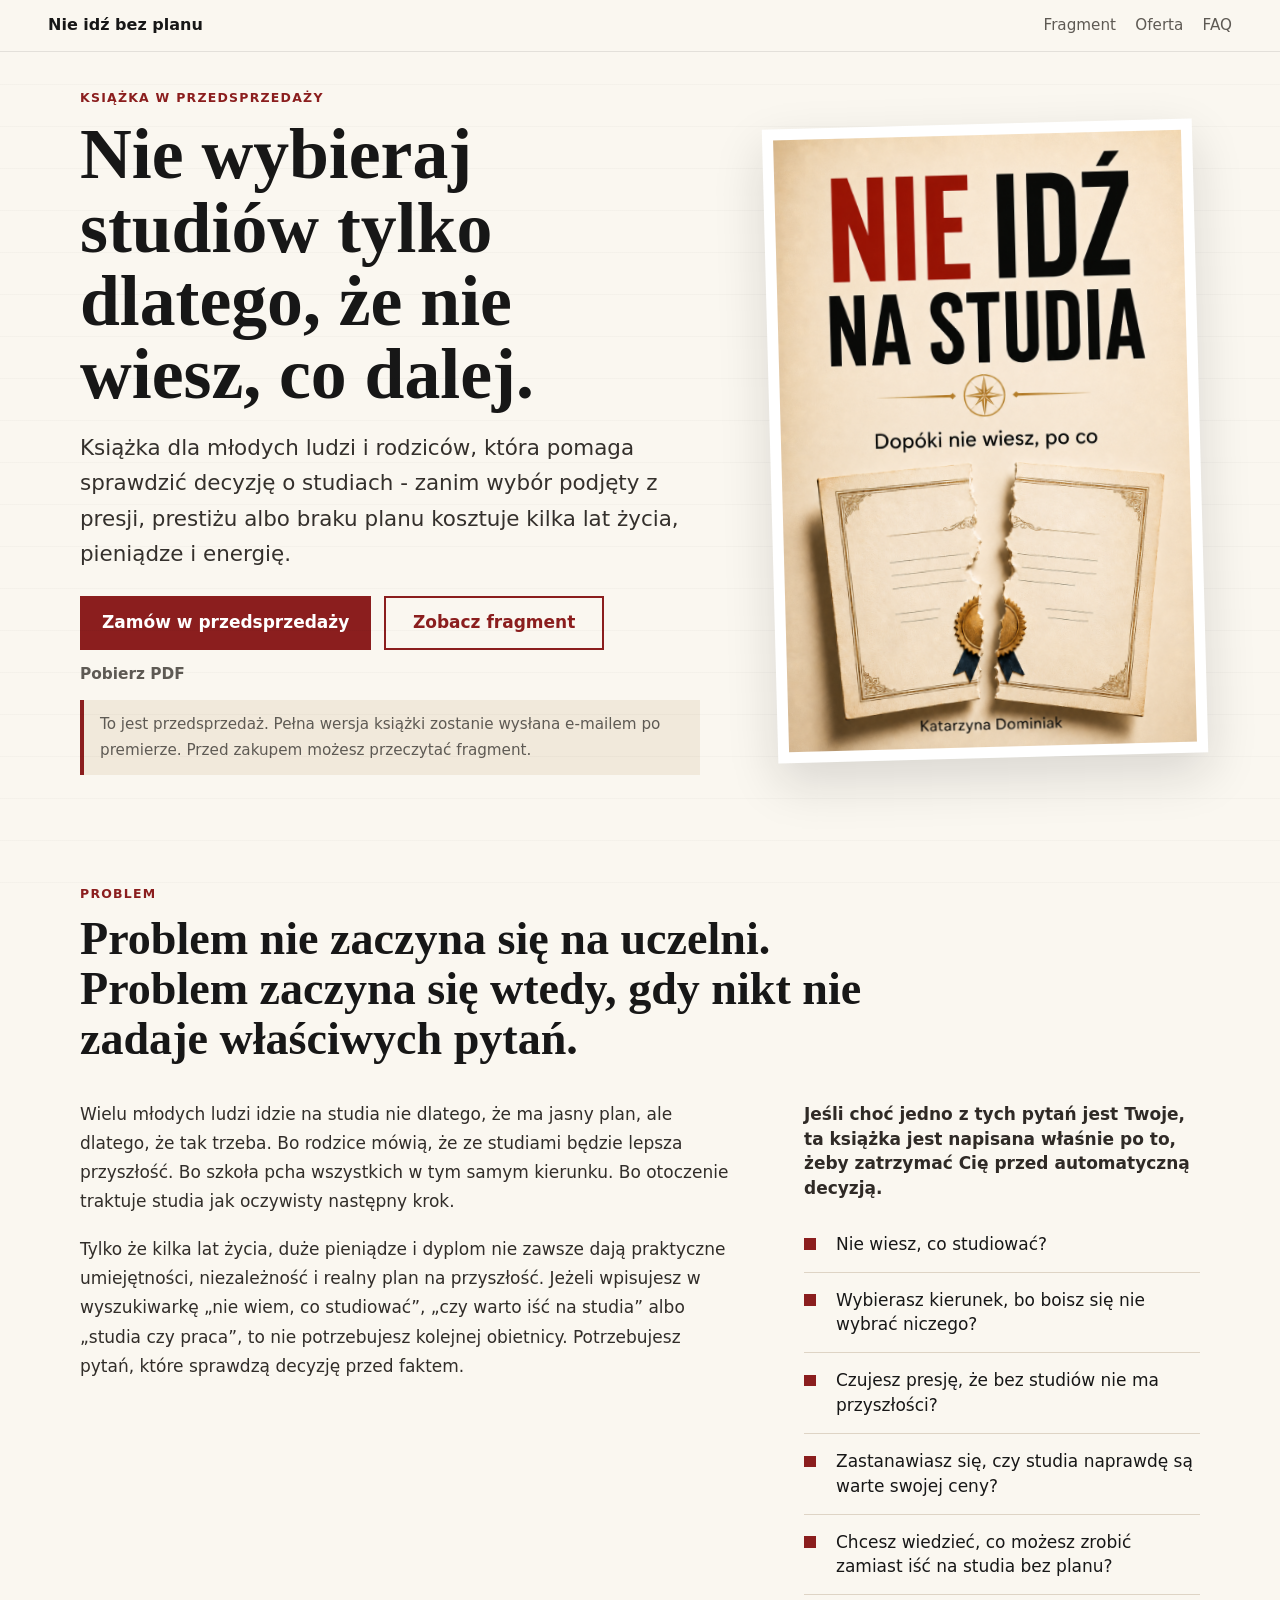
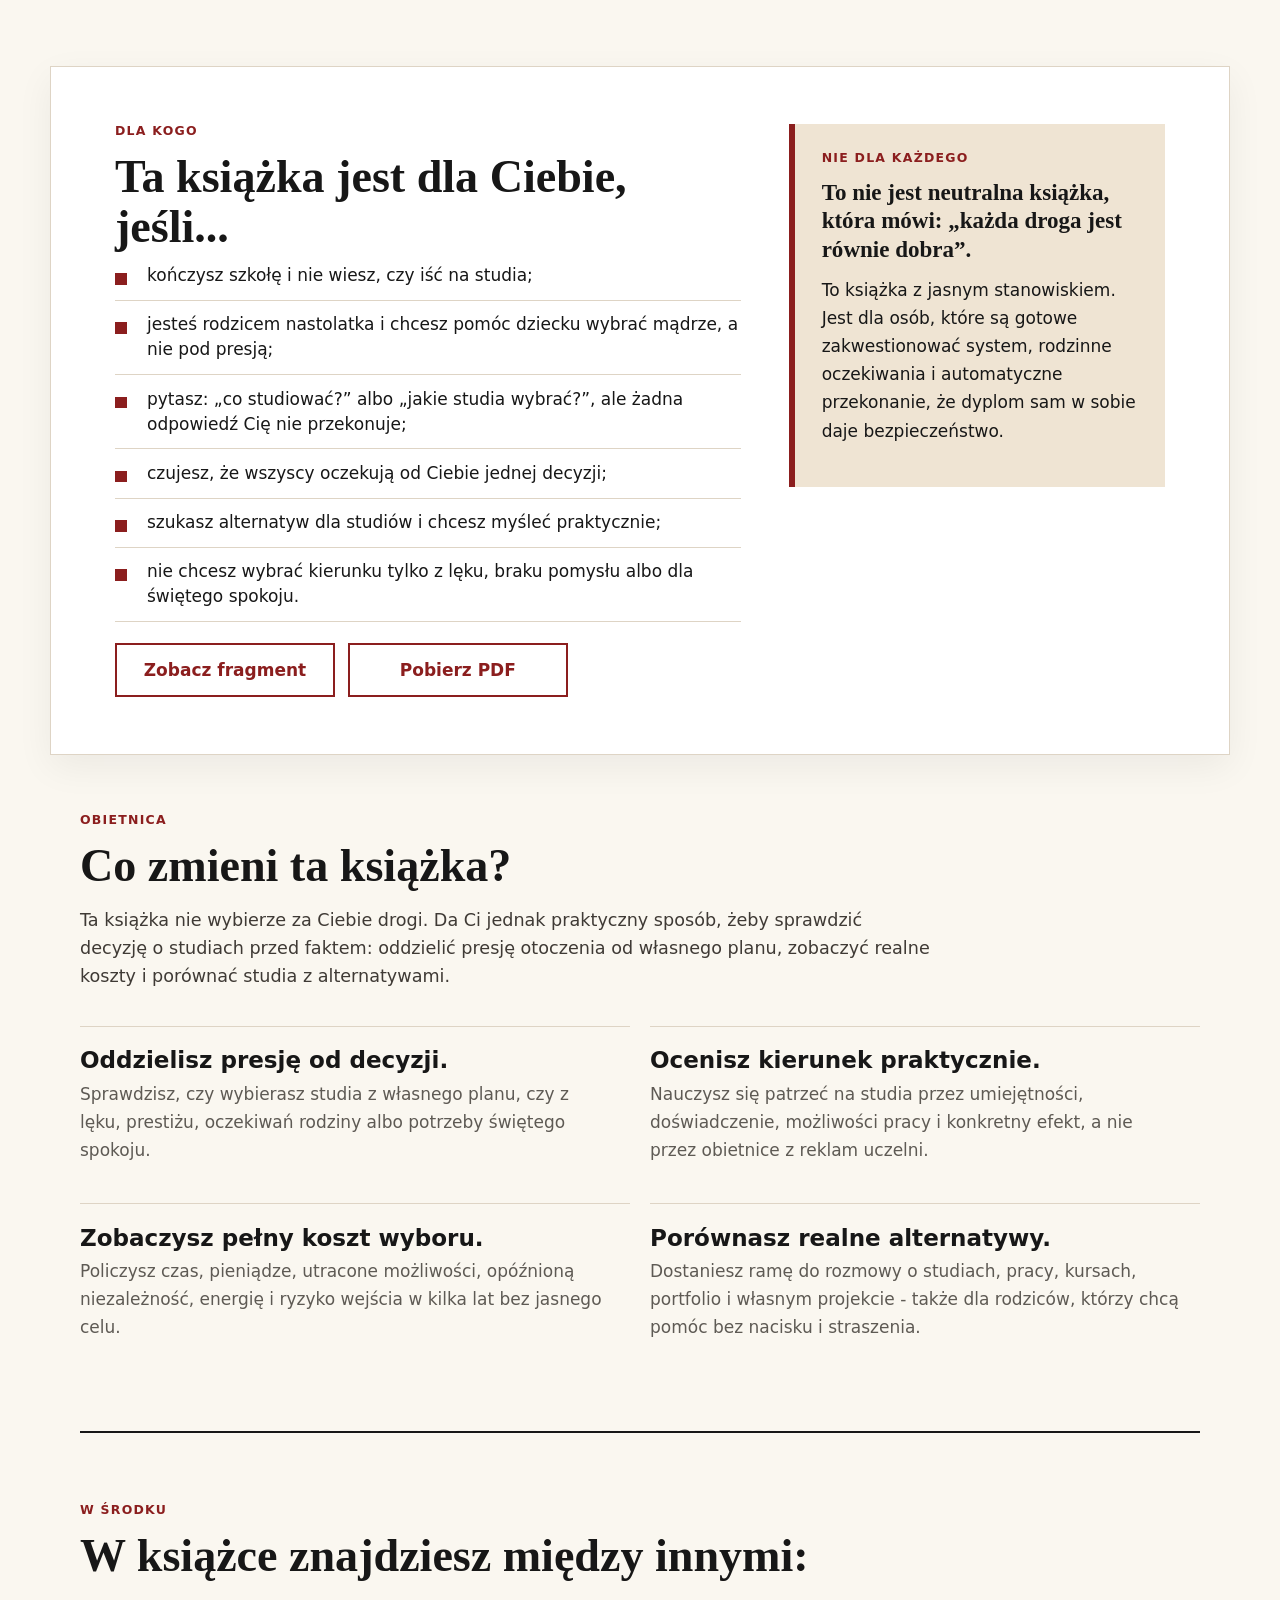
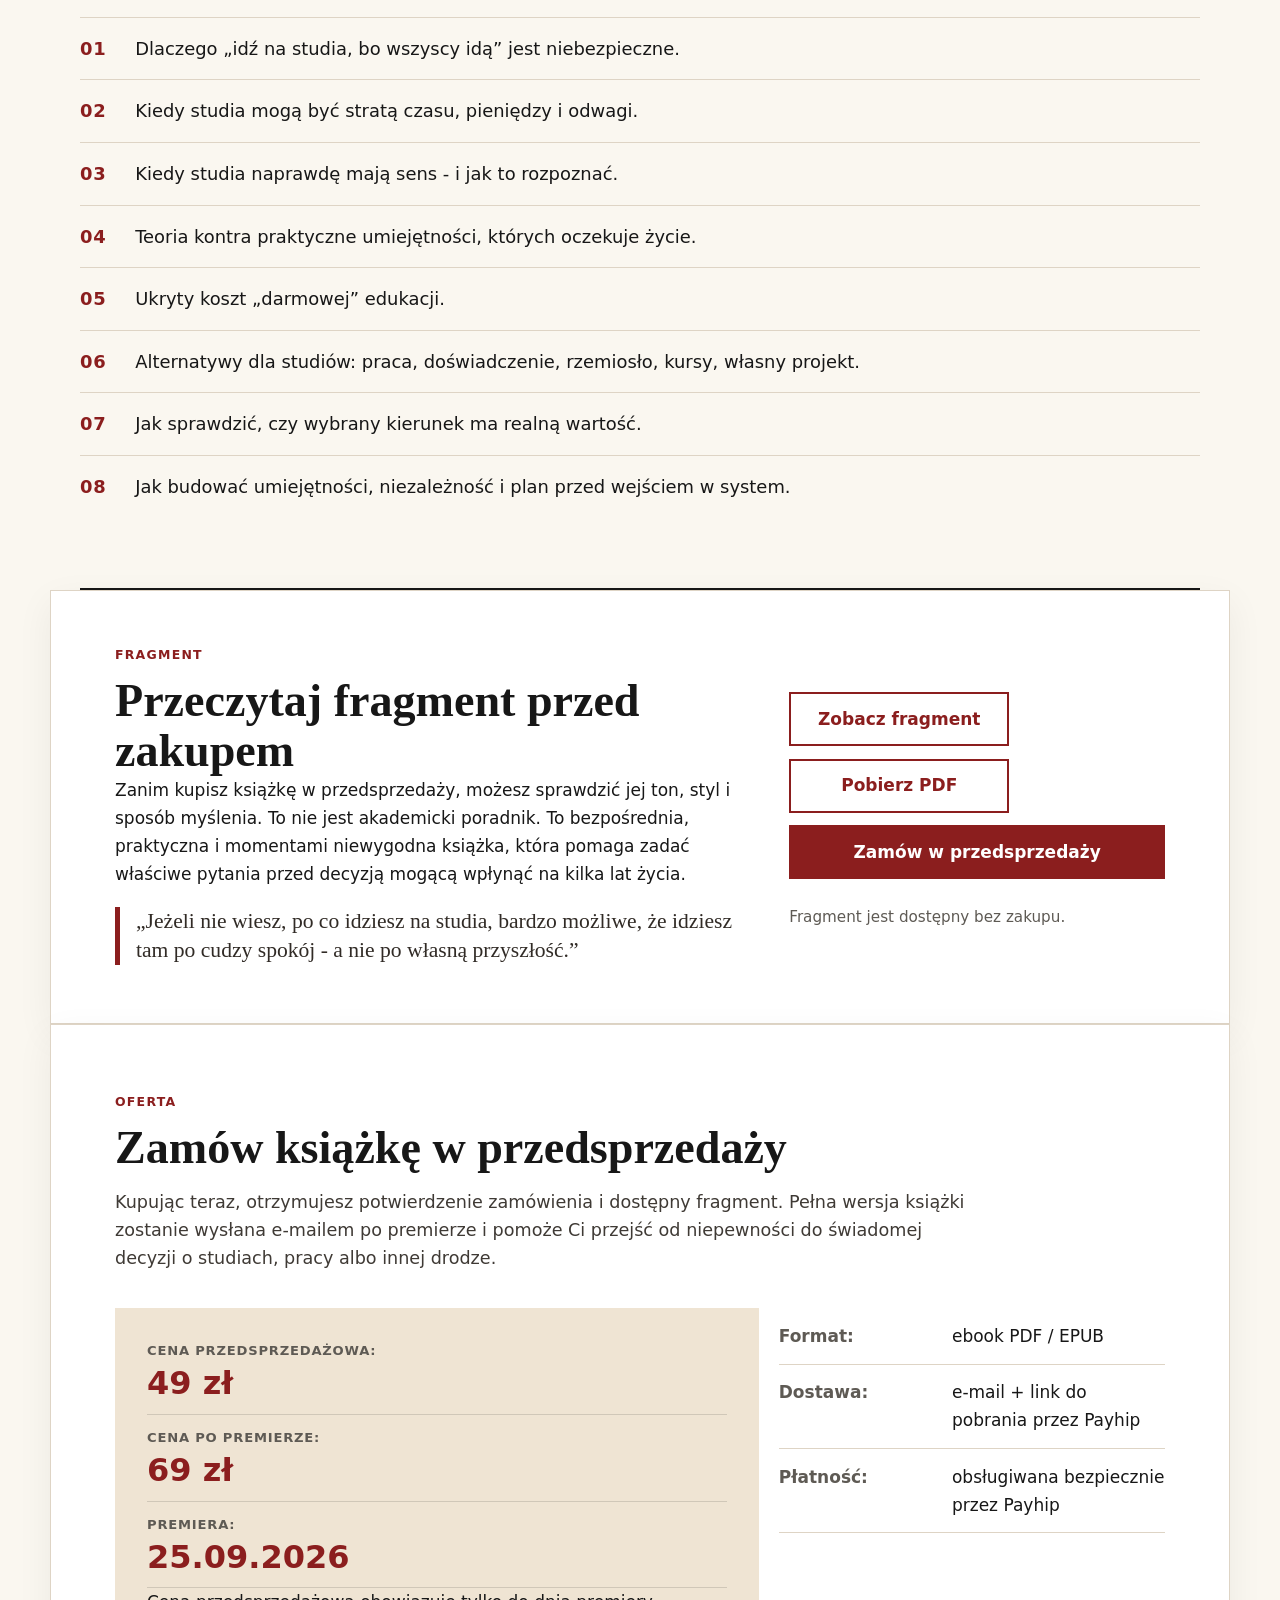
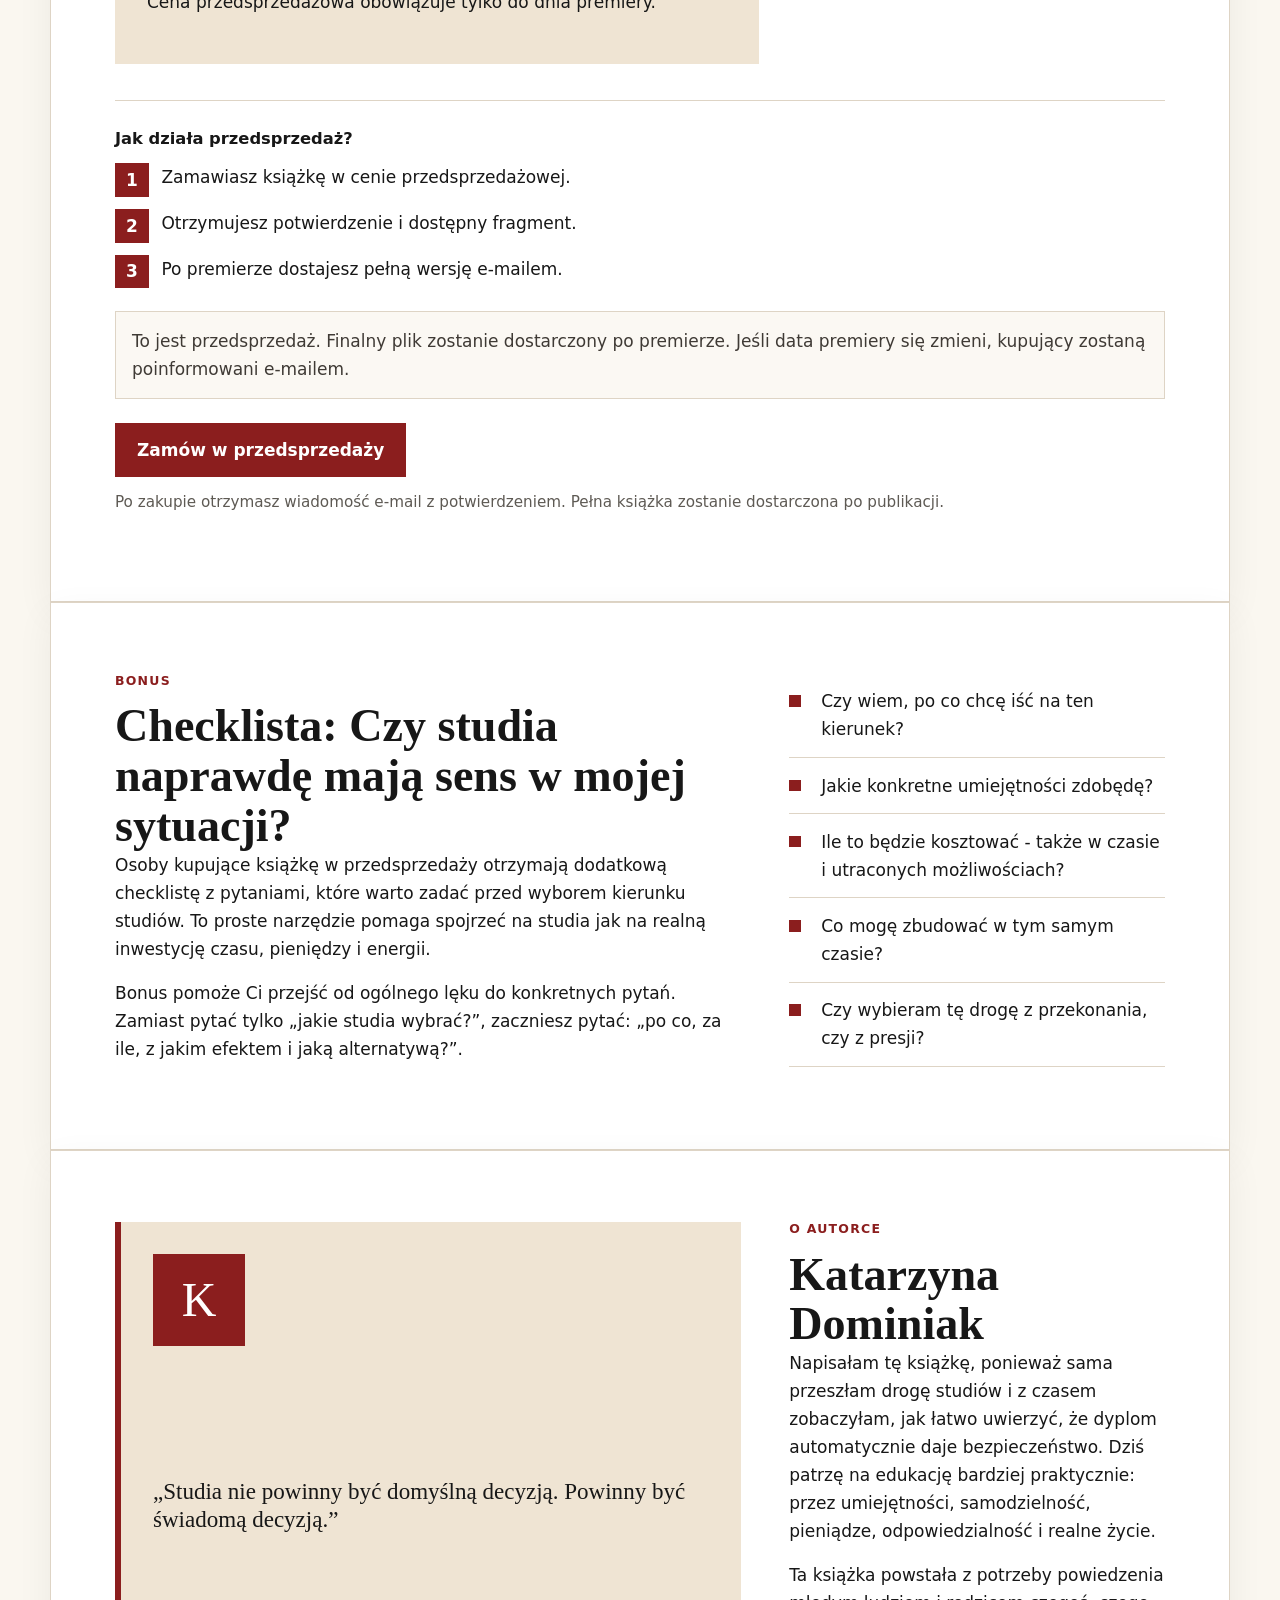
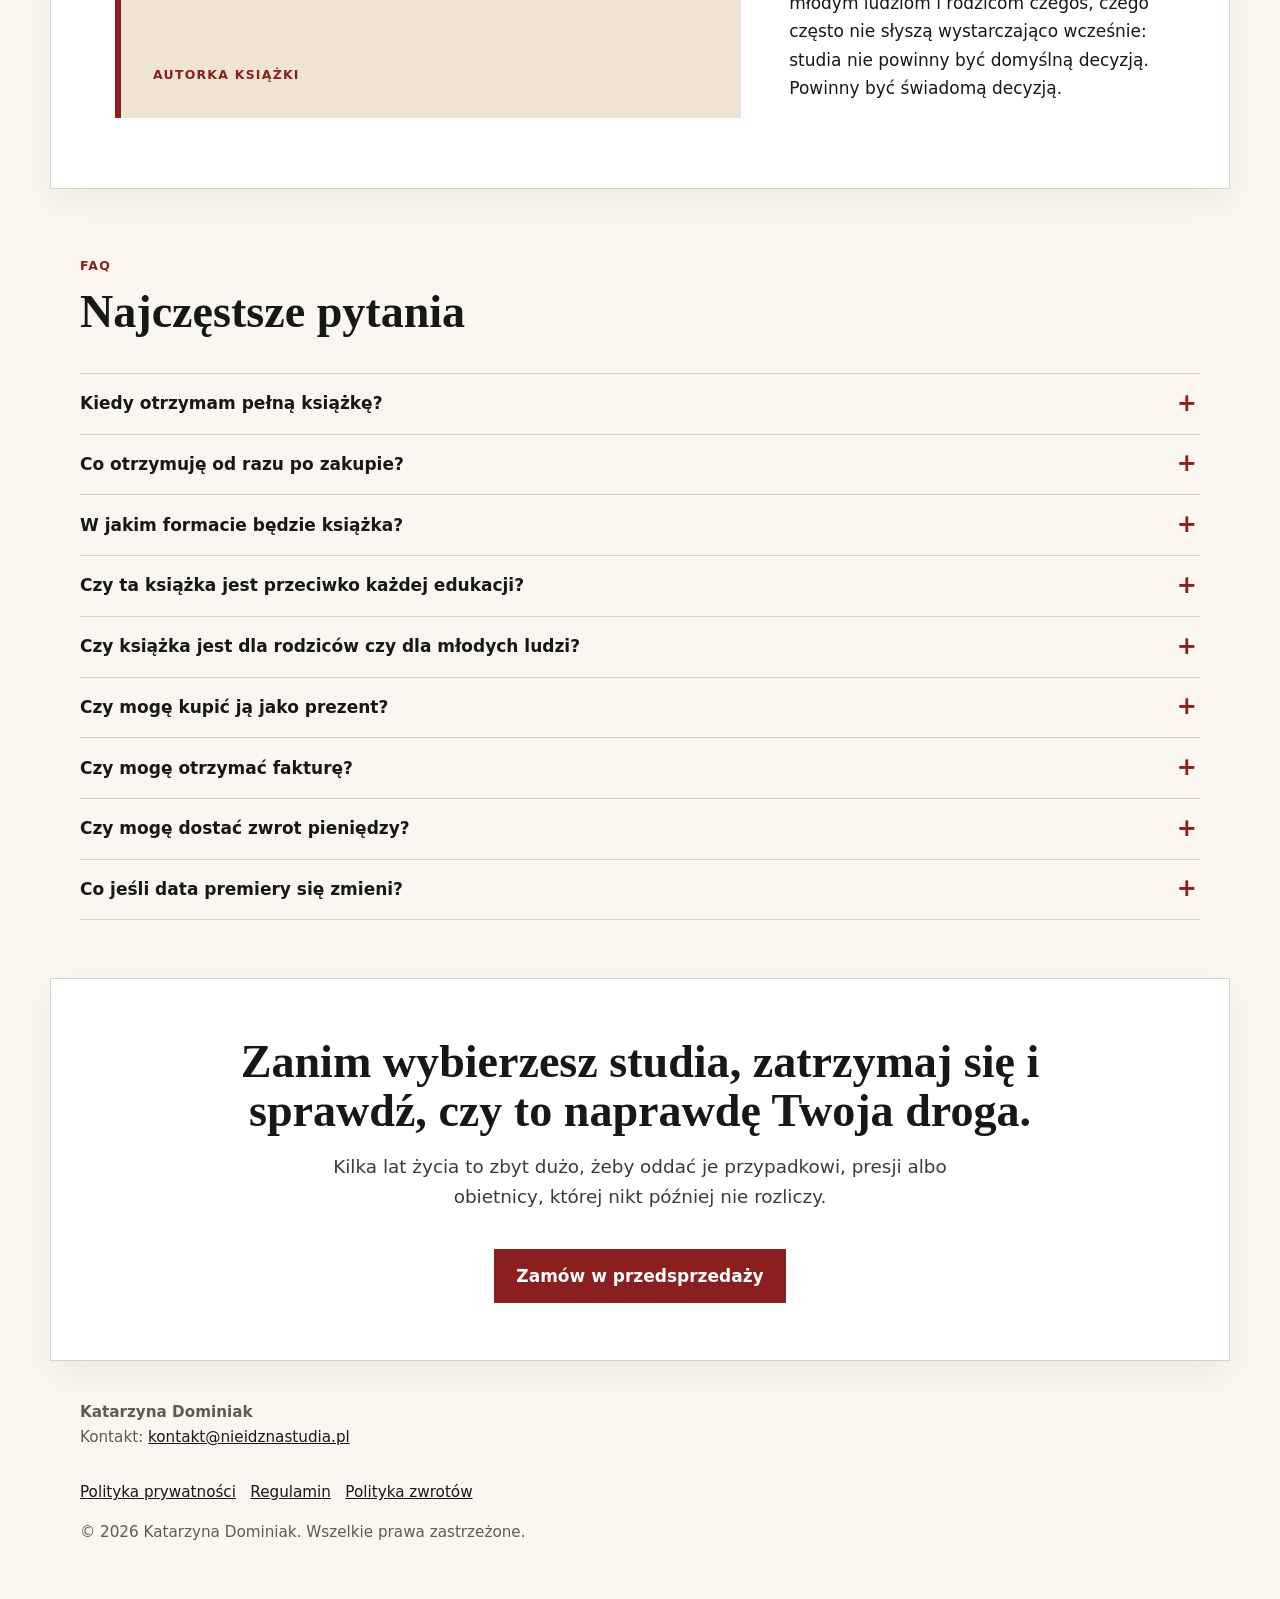
<file: index.html>
<!doctype html>
<html lang="pl">
  <head>
    <!-- Google tag (gtag.js) -->
    <script async src="https://www.googletagmanager.com/gtag/js?id=AW-18199930711"></script>
    <script>
      window.dataLayer = window.dataLayer || [];
      function gtag(){dataLayer.push(arguments);}
      gtag('js', new Date());

      gtag('config', 'AW-18199930711');
    </script>
    <meta charset="utf-8">
    <meta name="viewport" content="width=device-width, initial-scale=1">
    <title>Nie idź na studia - książka o świadomym wyborze studiów</title>
    <meta name="description" content="Książka dla młodych ludzi i rodziców, którzy chcą świadomie zdecydować, czy studia naprawdę mają sens - zanim wybiorą je z presji, prestiżu albo braku planu.">
    <meta name="keywords" content="czy warto iść na studia, czy studia mają sens, nie idź na studia, co studiować, nie wiem co studiować, alternatywy dla studiów, studia czy praca, książka dla maturzysty, książka dla rodziców nastolatka, wybór studiów, presja na studia">
    <link rel="canonical" href="https://nieidznastudia.pl/">
    <meta property="og:type" content="website">
    <meta property="og:site_name" content="Nie idź na studia">
    <meta property="og:title" content="Nie idź na studia - książka o świadomym wyborze studiów">
    <meta property="og:description" content="Książka dla młodych ludzi i rodziców, którzy chcą świadomie zdecydować, czy studia naprawdę mają sens - zanim wybiorą je z presji, prestiżu albo braku planu.">
    <meta property="og:url" content="https://nieidznastudia.pl/">
    <meta property="og:image" content="https://nieidznastudia.pl/resources/cover.png?v=20260530">
    <meta property="og:image:alt" content="Okładka książki Nie idź na studia autorstwa Katarzyny Dominiak">
    <meta property="og:locale" content="pl_PL">
    <meta name="twitter:card" content="summary_large_image">
    <meta name="twitter:title" content="Nie idź na studia - książka o świadomym wyborze studiów">
    <meta name="twitter:description" content="Książka dla młodych ludzi i rodziców, którzy chcą świadomie zdecydować, czy studia naprawdę mają sens - zanim wybiorą je z presji, prestiżu albo braku planu.">
    <meta name="twitter:image" content="https://nieidznastudia.pl/resources/cover.png?v=20260530">
    <meta name="twitter:image:alt" content="Okładka książki Nie idź na studia autorstwa Katarzyny Dominiak">
    <link rel="stylesheet" href="styles.css">
  </head>
  <body>
    <a class="skip-link" href="#top">Przejdź do treści</a>
    <header class="site-header" aria-label="Główna nawigacja">
      <a class="brand" href="#top">Nie idź bez planu</a>
      <nav class="nav" aria-label="Główna nawigacja">
        <a href="#fragment">Fragment</a>
        <a href="#oferta">Oferta</a>
        <a href="#faq">FAQ</a>
      </nav>
    </header>

    <main id="top">
      <section class="hero section">
        <div class="hero__content">
          <p class="eyebrow">Książka w przedsprzedaży</p>
          <h1>Nie wybieraj studiów tylko dlatego, że nie wiesz, <span class="text-nowrap">co dalej.</span></h1>
          <p class="hero__lead">Książka dla młodych ludzi i rodziców, która pomaga sprawdzić decyzję o studiach - zanim wybór podjęty z presji, prestiżu albo braku planu kosztuje kilka lat życia, pieniądze i energię.</p>
          <div class="button-row">
            <a class="button button--primary" href="https://payhip.com/b/IubtB" target="_blank" rel="noopener noreferrer" data-conversion="purchase">Zamów w przedsprzedaży</a>
            <a class="button button--secondary" href="/nie-idz-na-studia-bezplatny-fragment.pdf" target="_blank" rel="noopener noreferrer">Zobacz fragment</a>
          </div>
          <a class="text-download-link" href="/nie-idz-na-studia-bezplatny-fragment.pdf" download>Pobierz PDF</a>
          <p class="small-note hero-note">To jest przedsprzedaż. Pełna wersja książki zostanie wysłana e-mailem po premierze. Przed zakupem możesz przeczytać fragment.</p>
        </div>
        <div class="hero__cover">
          <img src="resources/cover.png?v=20260530" alt="Okładka książki Nie idź na studia autorstwa Katarzyny Dominiak" width="520" height="720" fetchpriority="high" decoding="async">
        </div>
      </section>

      <section class="section problem">
        <div class="section-heading">
          <p class="eyebrow">Problem</p>
          <h2>Problem nie zaczyna się na uczelni. Problem zaczyna się wtedy, gdy nikt nie zadaje właściwych pytań.</h2>
        </div>
        <div class="two-column">
          <div>
            <p>Wielu młodych ludzi idzie na studia nie dlatego, że ma jasny plan, ale dlatego, że tak trzeba. Bo rodzice mówią, że ze studiami będzie lepsza przyszłość. Bo szkoła pcha wszystkich w tym samym kierunku. Bo otoczenie traktuje studia jak oczywisty następny krok.</p>
            <p>Tylko że kilka lat życia, duże pieniądze i dyplom nie zawsze dają praktyczne umiejętności, niezależność i realny plan na przyszłość. Jeżeli wpisujesz w wyszukiwarkę „nie wiem, co studiować”, „czy warto iść na studia” albo „studia czy praca”, to nie potrzebujesz kolejnej obietnicy. Potrzebujesz pytań, które sprawdzą decyzję przed faktem.</p>
          </div>
          <div class="question-panel">
            <p>Jeśli choć jedno z tych pytań jest Twoje, ta książka jest napisana właśnie po to, żeby zatrzymać Cię przed automatyczną decyzją.</p>
            <ul class="check-list">
              <li>Nie wiesz, co studiować?</li>
              <li>Wybierasz kierunek, bo boisz się nie wybrać niczego?</li>
              <li>Czujesz presję, że bez studiów nie ma przyszłości?</li>
              <li>Zastanawiasz się, czy studia naprawdę są warte swojej ceny?</li>
              <li>Chcesz wiedzieć, co możesz zrobić zamiast iść na studia bez planu?</li>
            </ul>
          </div>
        </div>
      </section>

      <section class="section split-band" id="dla-kogo">
        <div>
          <p class="eyebrow">Dla kogo</p>
          <h2>Ta książka jest dla Ciebie, jeśli...</h2>
          <ul class="feature-list">
            <li>kończysz szkołę i nie wiesz, czy iść na studia;</li>
            <li>jesteś rodzicem nastolatka i chcesz pomóc dziecku wybrać mądrze, a nie pod presją;</li>
            <li>pytasz: „co studiować?” albo „jakie studia wybrać?”, ale żadna odpowiedź Cię nie przekonuje;</li>
            <li>czujesz, że wszyscy oczekują od Ciebie jednej decyzji;</li>
            <li>szukasz alternatyw dla studiów i chcesz myśleć praktycznie;</li>
            <li>nie chcesz wybrać kierunku tylko z lęku, braku pomysłu albo dla świętego spokoju.</li>
          </ul>
          <div class="button-row inline-cta fragment-actions">
            <a class="button button--secondary" href="/nie-idz-na-studia-bezplatny-fragment.pdf" target="_blank" rel="noopener noreferrer">Zobacz fragment</a>
            <a class="button button--secondary" href="/nie-idz-na-studia-bezplatny-fragment.pdf" download>Pobierz PDF</a>
          </div>
        </div>
        <aside class="statement-box">
          <p class="eyebrow">Nie dla każdego</p>
          <h3>To nie jest neutralna książka, która mówi: „każda droga jest równie dobra”.</h3>
          <p>To książka z jasnym stanowiskiem. Jest dla osób, które są gotowe zakwestionować system, rodzinne oczekiwania i automatyczne przekonanie, że dyplom sam w sobie daje bezpieczeństwo.</p>
        </aside>
      </section>

      <section class="section">
        <div class="section-heading">
          <p class="eyebrow">Obietnica</p>
          <h2>Co zmieni ta książka?</h2>
          <p>Ta książka nie wybierze za Ciebie drogi. Da Ci jednak praktyczny sposób, żeby sprawdzić decyzję o studiach przed faktem: oddzielić presję otoczenia od własnego planu, zobaczyć realne koszty i porównać studia z alternatywami.</p>
        </div>
        <div class="outcomes-grid">
          <div class="outcome"><strong>Oddzielisz presję od decyzji.</strong><span>Sprawdzisz, czy wybierasz studia z własnego planu, czy z lęku, prestiżu, oczekiwań rodziny albo potrzeby świętego spokoju.</span></div>
          <div class="outcome"><strong>Ocenisz kierunek praktycznie.</strong><span>Nauczysz się patrzeć na studia przez umiejętności, doświadczenie, możliwości pracy i konkretny efekt, a nie przez obietnice z reklam uczelni.</span></div>
          <div class="outcome"><strong>Zobaczysz pełny koszt wyboru.</strong><span>Policzysz czas, pieniądze, utracone możliwości, opóźnioną niezależność, energię i ryzyko wejścia w kilka lat bez jasnego celu.</span></div>
          <div class="outcome"><strong>Porównasz realne alternatywy.</strong><span>Dostaniesz ramę do rozmowy o studiach, pracy, kursach, portfolio i własnym projekcie - także dla rodziców, którzy chcą pomóc bez nacisku i straszenia.</span></div>
        </div>
      </section>

      <section class="section toc-section">
        <div class="section-heading">
          <p class="eyebrow">W środku</p>
          <h2>W książce znajdziesz między innymi:</h2>
        </div>
        <ol class="toc-list">
          <li>Dlaczego „idź na studia, bo wszyscy idą” jest niebezpieczne.</li>
          <li>Kiedy studia mogą być stratą czasu, pieniędzy i odwagi.</li>
          <li>Kiedy studia naprawdę mają sens - i jak to rozpoznać.</li>
          <li>Teoria kontra praktyczne umiejętności, których oczekuje życie.</li>
          <li>Ukryty koszt „darmowej” edukacji.</li>
          <li>Alternatywy dla studiów: praca, doświadczenie, rzemiosło, kursy, własny projekt.</li>
          <li>Jak sprawdzić, czy wybrany kierunek ma realną wartość.</li>
          <li>Jak budować umiejętności, niezależność i plan przed wejściem w system.</li>
        </ol>
      </section>

      <section class="section preview" id="fragment">
        <div class="preview__text">
          <p class="eyebrow">Fragment</p>
          <h2>Przeczytaj fragment przed zakupem</h2>
          <p>Zanim kupisz książkę w przedsprzedaży, możesz sprawdzić jej ton, styl i sposób myślenia. To nie jest akademicki poradnik. To bezpośrednia, praktyczna i momentami niewygodna książka, która pomaga zadać właściwe pytania przed decyzją mogącą wpłynąć na kilka lat życia.</p>
          <blockquote>
            „Jeżeli nie wiesz, po co idziesz na studia, bardzo możliwe, że idziesz tam po cudzy spokój - a nie po własną przyszłość.”
          </blockquote>
        </div>
        <div class="preview__action">
          <div class="fragment-actions">
            <a class="button button--secondary" href="/nie-idz-na-studia-bezplatny-fragment.pdf" target="_blank" rel="noopener noreferrer">Zobacz fragment</a>
            <a class="button button--secondary" href="/nie-idz-na-studia-bezplatny-fragment.pdf" download>Pobierz PDF</a>
          </div>
          <a class="button button--primary" href="https://payhip.com/b/IubtB" target="_blank" rel="noopener noreferrer" data-conversion="purchase">Zamów w przedsprzedaży</a>
          <p class="small-note">Fragment jest dostępny bez zakupu.</p>
        </div>
      </section>

      <section class="section offer" id="oferta">
        <div class="section-heading">
          <p class="eyebrow">Oferta</p>
          <h2>Zamów książkę w przedsprzedaży</h2>
          <p>Kupując teraz, otrzymujesz potwierdzenie zamówienia i dostępny fragment. Pełna wersja książki zostanie wysłana e-mailem po premierze i pomoże Ci przejść od niepewności do świadomej decyzji o studiach, pracy albo innej drodze.</p>
        </div>
        <div class="offer-grid">
          <div class="price-panel">
            <div class="price-row"><span>Cena przedsprzedażowa:</span><strong>49 zł</strong></div>
            <div class="price-row"><span>Cena po premierze:</span><strong>69 zł</strong></div>
            <div class="price-row"><span>Premiera:</span><strong>25.09.2026</strong></div>
            <p>Cena przedsprzedażowa obowiązuje tylko do dnia premiery.</p>
          </div>
          <dl class="details-list">
            <div><dt>Format:</dt><dd>ebook PDF / EPUB</dd></div>
            <div><dt>Dostawa:</dt><dd>e-mail + link do pobrania przez Payhip</dd></div>
            <div><dt>Płatność:</dt><dd>obsługiwana bezpiecznie przez Payhip</dd></div>
          </dl>
        </div>
        <div class="presale-steps" aria-label="Jak działa przedsprzedaż">
          <h3>Jak działa przedsprzedaż?</h3>
          <ol>
            <li>Zamawiasz książkę w cenie przedsprzedażowej.</li>
            <li>Otrzymujesz potwierdzenie i dostępny fragment.</li>
            <li>Po premierze dostajesz pełną wersję e-mailem.</li>
          </ol>
        </div>
        <p class="transparency-note">To jest przedsprzedaż. Finalny plik zostanie dostarczony po premierze. Jeśli data premiery się zmieni, kupujący zostaną poinformowani e-mailem.</p>
        <a class="button button--primary button--wide" href="https://payhip.com/b/IubtB" target="_blank" rel="noopener noreferrer" data-conversion="purchase">Zamów w przedsprzedaży</a>
        <p class="small-note">Po zakupie otrzymasz wiadomość e-mail z potwierdzeniem. Pełna książka zostanie dostarczona po publikacji.</p>
      </section>

      <section class="section bonus">
        <div>
          <p class="eyebrow">Bonus</p>
          <h2>Checklista: Czy studia naprawdę mają sens w mojej sytuacji?</h2>
          <p>Osoby kupujące książkę w przedsprzedaży otrzymają dodatkową checklistę z pytaniami, które warto zadać przed wyborem kierunku studiów. To proste narzędzie pomaga spojrzeć na studia jak na realną inwestycję czasu, pieniędzy i energii.</p>
          <p>Bonus pomoże Ci przejść od ogólnego lęku do konkretnych pytań. Zamiast pytać tylko „jakie studia wybrać?”, zaczniesz pytać: „po co, za ile, z jakim efektem i jaką alternatywą?”.</p>
        </div>
        <ul class="check-list">
          <li>Czy wiem, po co chcę iść na ten kierunek?</li>
          <li>Jakie konkretne umiejętności zdobędę?</li>
          <li>Ile to będzie kosztować - także w czasie i utraconych możliwościach?</li>
          <li>Co mogę zbudować w tym samym czasie?</li>
          <li>Czy wybieram tę drogę z przekonania, czy z presji?</li>
        </ul>
      </section>

      <section class="section author">
        <aside class="author-card">
          <div class="author-mark" aria-hidden="true">K</div>
          <p>„Studia nie powinny być domyślną decyzją. Powinny być świadomą decyzją.”</p>
          <span>Autorka książki</span>
        </aside>
        <div>
          <p class="eyebrow">O autorce</p>
          <h2>Katarzyna Dominiak</h2>
          <p>Napisałam tę książkę, ponieważ sama przeszłam drogę studiów i z czasem zobaczyłam, jak łatwo uwierzyć, że dyplom automatycznie daje bezpieczeństwo. Dziś patrzę na edukację bardziej praktycznie: przez umiejętności, samodzielność, pieniądze, odpowiedzialność i realne życie.</p>
          <p>Ta książka powstała z potrzeby powiedzenia młodym ludziom i rodzicom czegoś, czego często nie słyszą wystarczająco wcześnie: studia nie powinny być domyślną decyzją. Powinny być świadomą decyzją.</p>
        </div>
      </section>

      <section class="section faq" id="faq">
        <div class="section-heading">
          <p class="eyebrow">FAQ</p>
          <h2>Najczęstsze pytania</h2>
        </div>
        <div class="faq-list">
          <div class="faq-item">
            <button class="faq-question" type="button" aria-expanded="false">Kiedy otrzymam pełną książkę?</button>
            <div class="faq-answer"><p>Pełna wersja książki zostanie wysłana e-mailem po premierze: 25.09.2026. Jeśli termin się zmieni, kupujący zostaną poinformowani e-mailem.</p></div>
          </div>
          <div class="faq-item">
            <button class="faq-question" type="button" aria-expanded="false">Co otrzymuję od razu po zakupie?</button>
            <div class="faq-answer"><p>Po zakupie otrzymasz potwierdzenie zamówienia oraz dostęp do dostępnego fragmentu lub plik potwierdzający przedsprzedaż. Pełna wersja zostanie dostarczona po premierze.</p></div>
          </div>
          <div class="faq-item">
            <button class="faq-question" type="button" aria-expanded="false">W jakim formacie będzie książka?</button>
            <div class="faq-answer"><p>Planowany format to ebook PDF. Możliwy jest również format EPUB - do potwierdzenia przed premierą.</p></div>
          </div>
          <div class="faq-item">
            <button class="faq-question" type="button" aria-expanded="false">Czy ta książka jest przeciwko każdej edukacji?</button>
            <div class="faq-answer"><p>Nie. To książka przeciwko automatycznej decyzji, presji i wierze, że dyplom sam w sobie rozwiązuje problem przyszłości. Edukacja ma sens wtedy, gdy prowadzi do konkretnego celu, umiejętności i planu.</p></div>
          </div>
          <div class="faq-item">
            <button class="faq-question" type="button" aria-expanded="false">Czy książka jest dla rodziców czy dla młodych ludzi?</button>
            <div class="faq-answer"><p>Dla jednych i drugich. Młodym pomaga zadać właściwe pytania przed wyborem kierunku. Rodzicom pomaga spojrzeć na studia nie tylko przez prestiż i bezpieczeństwo, ale też przez koszt, czas i praktyczne efekty.</p></div>
          </div>
          <div class="faq-item">
            <button class="faq-question" type="button" aria-expanded="false">Czy mogę kupić ją jako prezent?</button>
            <div class="faq-answer"><p>Tak. Po zakupie możesz przekazać książkę osobie, dla której ją kupujesz, zgodnie z zasadami sprzedaży i licencją opisanymi w regulaminie.</p></div>
          </div>
          <div class="faq-item">
            <button class="faq-question" type="button" aria-expanded="false">Czy mogę otrzymać fakturę?</button>
            <div class="faq-answer"><p>Tak. Po zakupie otrzymasz potwierdzenie płatności od platformy sprzedażowej. Jeśli potrzebujesz faktury lub dodatkowego dokumentu sprzedaży, skontaktuj się ze mną po zakupie i podaj dane do wystawienia dokumentu.</p></div>
          </div>
          <div class="faq-item">
            <button class="faq-question" type="button" aria-expanded="false">Czy mogę dostać zwrot pieniędzy?</button>
            <div class="faq-answer"><p>Ponieważ książka jest produktem cyfrowym w przedsprzedaży, przed zakupem proszę zapoznać się z polityką zwrotów. Szczegółowe zasady zwrotu będą widoczne przed dokonaniem płatności.</p></div>
          </div>
          <div class="faq-item">
            <button class="faq-question" type="button" aria-expanded="false">Co jeśli data premiery się zmieni?</button>
            <div class="faq-answer"><p>Kupujący zostaną poinformowani e-mailem o zmianie terminu. Jeśli zmiana będzie istotna, zastosowanie będą miały zasady opisane w polityce zwrotów.</p></div>
          </div>
        </div>
      </section>

      <section class="section final-cta">
        <h2>Zanim wybierzesz studia, zatrzymaj się i sprawdź, czy to naprawdę Twoja droga.</h2>
        <p>Kilka lat życia to zbyt dużo, żeby oddać je przypadkowi, presji albo obietnicy, której nikt później nie rozliczy.</p>
        <a class="button button--primary" href="https://payhip.com/b/IubtB" target="_blank" rel="noopener noreferrer" data-conversion="purchase">Zamów w przedsprzedaży</a>
      </section>
    </main>

    <footer class="site-footer">
      <div>
        <strong>Katarzyna Dominiak</strong>
        <p>Kontakt: <a href="mailto:kontakt@nieidznastudia.pl">kontakt@nieidznastudia.pl</a></p>
      </div>
      <nav aria-label="Linki prawne">
        <a href="privacy.html">Polityka prywatności</a>
        <a href="terms.html">Regulamin</a>
        <a href="refund.html">Polityka zwrotów</a>
      </nav>
      <p>&copy; 2026 Katarzyna Dominiak. Wszelkie prawa zastrzeżone.</p>
    </footer>

    <script src="script.js"></script>
  </body>
</html>
</file>
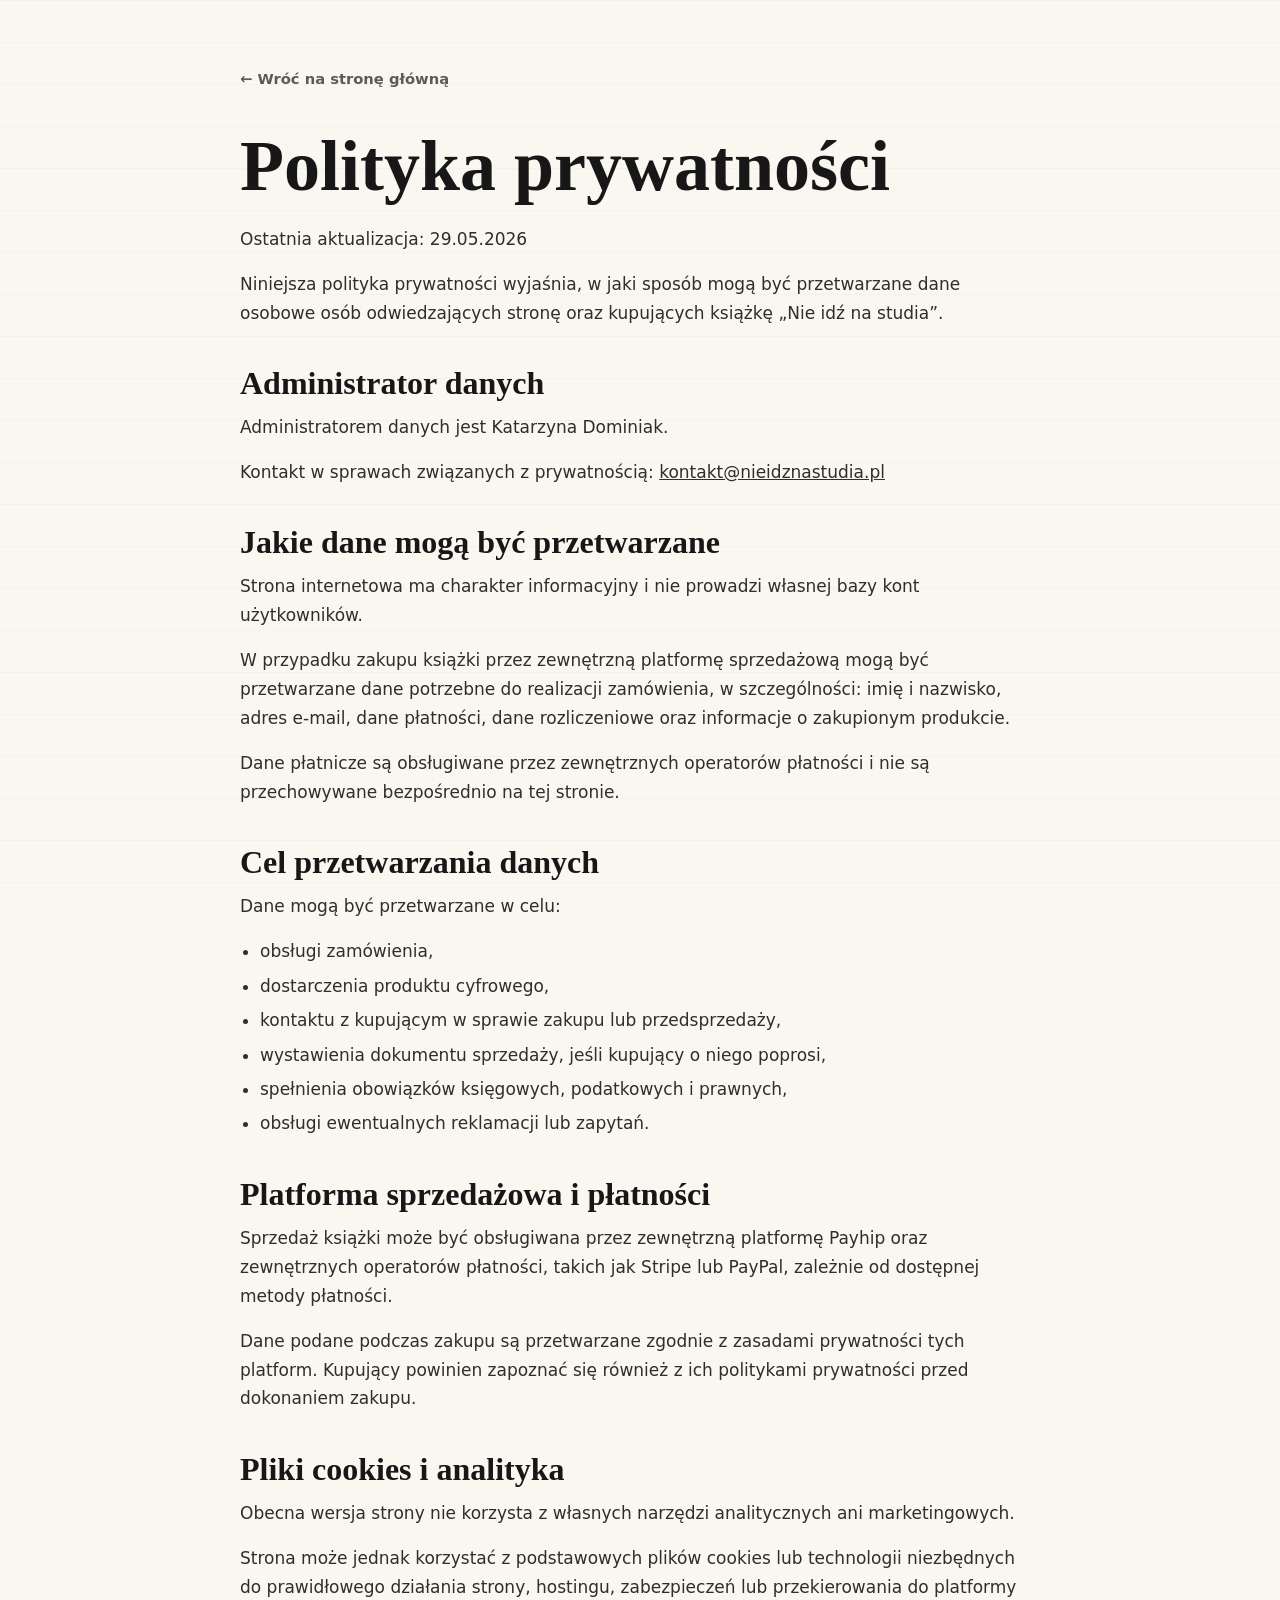
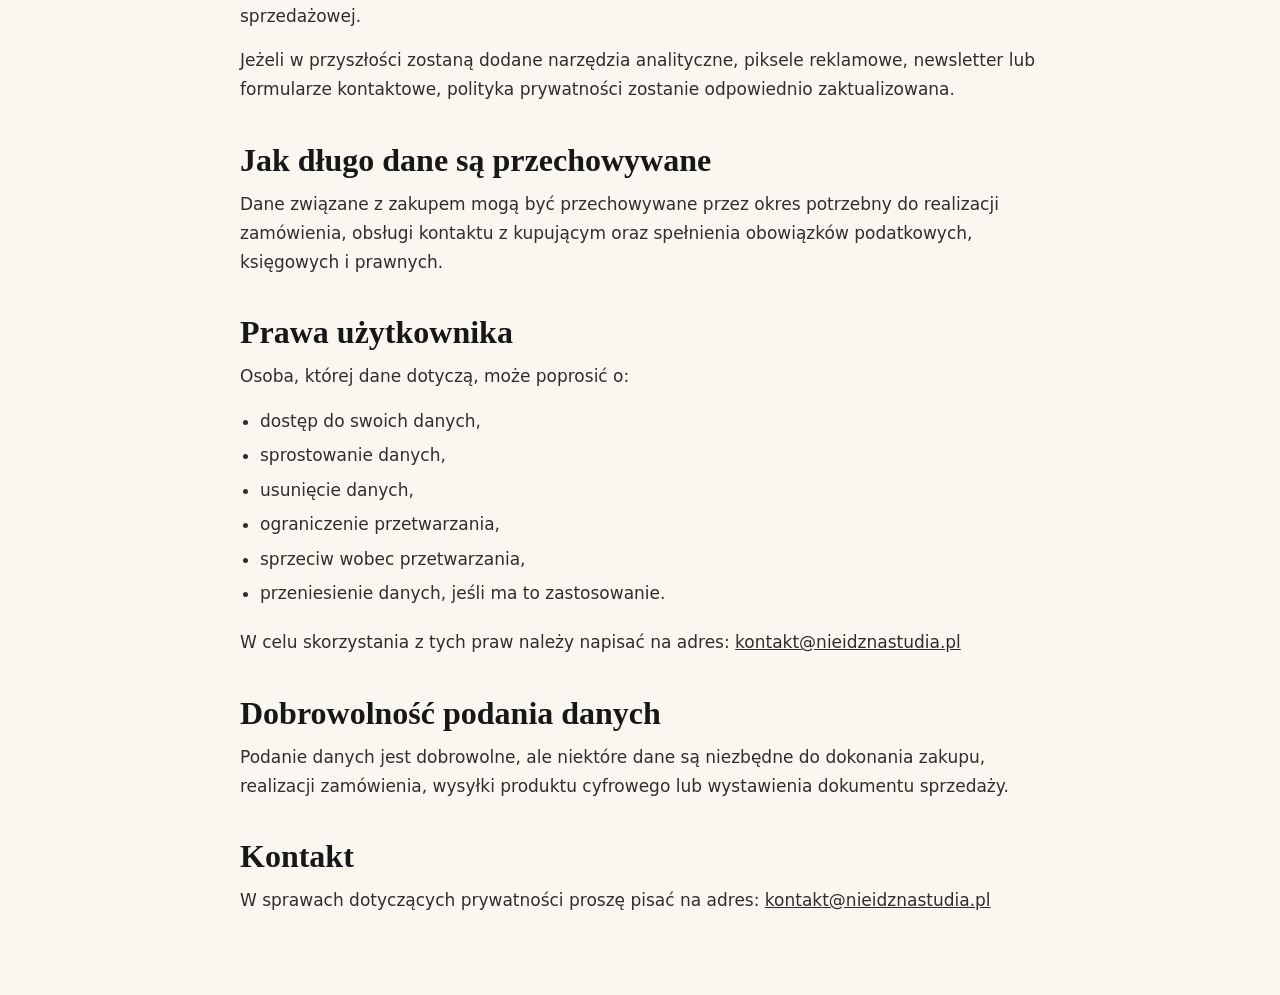
<file: privacy.html>
<!doctype html>
<html lang="pl">
  <head>
    <!-- Google tag (gtag.js) -->
    <script async src="https://www.googletagmanager.com/gtag/js?id=AW-18199930711"></script>
    <script>
      window.dataLayer = window.dataLayer || [];
      function gtag(){dataLayer.push(arguments);}
      gtag('js', new Date());

      gtag('config', 'AW-18199930711');
    </script>
    <meta charset="utf-8">
    <meta name="viewport" content="width=device-width, initial-scale=1">
    <title>Polityka prywatności | Nie idź bez planu</title>
    <meta name="description" content="Polityka prywatności strony i przedsprzedaży książki Nie idź na studia.">
    <link rel="stylesheet" href="styles.css">
  </head>
  <body>
    <main class="legal-page">
      <a class="legal-back" href="index.html">← Wróć na stronę główną</a>
      <h1>Polityka prywatności</h1>
      <p>Ostatnia aktualizacja: 29.05.2026</p>
      <p>Niniejsza polityka prywatności wyjaśnia, w jaki sposób mogą być przetwarzane dane osobowe osób odwiedzających stronę oraz kupujących książkę „Nie idź na studia”.</p>

      <h2>Administrator danych</h2>
      <p>Administratorem danych jest Katarzyna Dominiak.</p>
      <p>Kontakt w sprawach związanych z prywatnością: <a href="mailto:kontakt@nieidznastudia.pl">kontakt@nieidznastudia.pl</a></p>

      <h2>Jakie dane mogą być przetwarzane</h2>
      <p>Strona internetowa ma charakter informacyjny i nie prowadzi własnej bazy kont użytkowników.</p>
      <p>W przypadku zakupu książki przez zewnętrzną platformę sprzedażową mogą być przetwarzane dane potrzebne do realizacji zamówienia, w szczególności: imię i nazwisko, adres e-mail, dane płatności, dane rozliczeniowe oraz informacje o zakupionym produkcie.</p>
      <p>Dane płatnicze są obsługiwane przez zewnętrznych operatorów płatności i nie są przechowywane bezpośrednio na tej stronie.</p>

      <h2>Cel przetwarzania danych</h2>
      <p>Dane mogą być przetwarzane w celu:</p>
      <ul>
        <li>obsługi zamówienia,</li>
        <li>dostarczenia produktu cyfrowego,</li>
        <li>kontaktu z kupującym w sprawie zakupu lub przedsprzedaży,</li>
        <li>wystawienia dokumentu sprzedaży, jeśli kupujący o niego poprosi,</li>
        <li>spełnienia obowiązków księgowych, podatkowych i prawnych,</li>
        <li>obsługi ewentualnych reklamacji lub zapytań.</li>
      </ul>

      <h2>Platforma sprzedażowa i płatności</h2>
      <p>Sprzedaż książki może być obsługiwana przez zewnętrzną platformę Payhip oraz zewnętrznych operatorów płatności, takich jak Stripe lub PayPal, zależnie od dostępnej metody płatności.</p>
      <p>Dane podane podczas zakupu są przetwarzane zgodnie z zasadami prywatności tych platform. Kupujący powinien zapoznać się również z ich politykami prywatności przed dokonaniem zakupu.</p>

      <h2>Pliki cookies i analityka</h2>
      <p>Obecna wersja strony nie korzysta z własnych narzędzi analitycznych ani marketingowych.</p>
      <p>Strona może jednak korzystać z podstawowych plików cookies lub technologii niezbędnych do prawidłowego działania strony, hostingu, zabezpieczeń lub przekierowania do platformy sprzedażowej.</p>
      <p>Jeżeli w przyszłości zostaną dodane narzędzia analityczne, piksele reklamowe, newsletter lub formularze kontaktowe, polityka prywatności zostanie odpowiednio zaktualizowana.</p>

      <h2>Jak długo dane są przechowywane</h2>
      <p>Dane związane z zakupem mogą być przechowywane przez okres potrzebny do realizacji zamówienia, obsługi kontaktu z kupującym oraz spełnienia obowiązków podatkowych, księgowych i prawnych.</p>

      <h2>Prawa użytkownika</h2>
      <p>Osoba, której dane dotyczą, może poprosić o:</p>
      <ul>
        <li>dostęp do swoich danych,</li>
        <li>sprostowanie danych,</li>
        <li>usunięcie danych,</li>
        <li>ograniczenie przetwarzania,</li>
        <li>sprzeciw wobec przetwarzania,</li>
        <li>przeniesienie danych, jeśli ma to zastosowanie.</li>
      </ul>
      <p>W celu skorzystania z tych praw należy napisać na adres: <a href="mailto:kontakt@nieidznastudia.pl">kontakt@nieidznastudia.pl</a></p>

      <h2>Dobrowolność podania danych</h2>
      <p>Podanie danych jest dobrowolne, ale niektóre dane są niezbędne do dokonania zakupu, realizacji zamówienia, wysyłki produktu cyfrowego lub wystawienia dokumentu sprzedaży.</p>

      <h2>Kontakt</h2>
      <p>W sprawach dotyczących prywatności proszę pisać na adres: <a href="mailto:kontakt@nieidznastudia.pl">kontakt@nieidznastudia.pl</a></p>
    </main>
  </body>
</html>
</file>
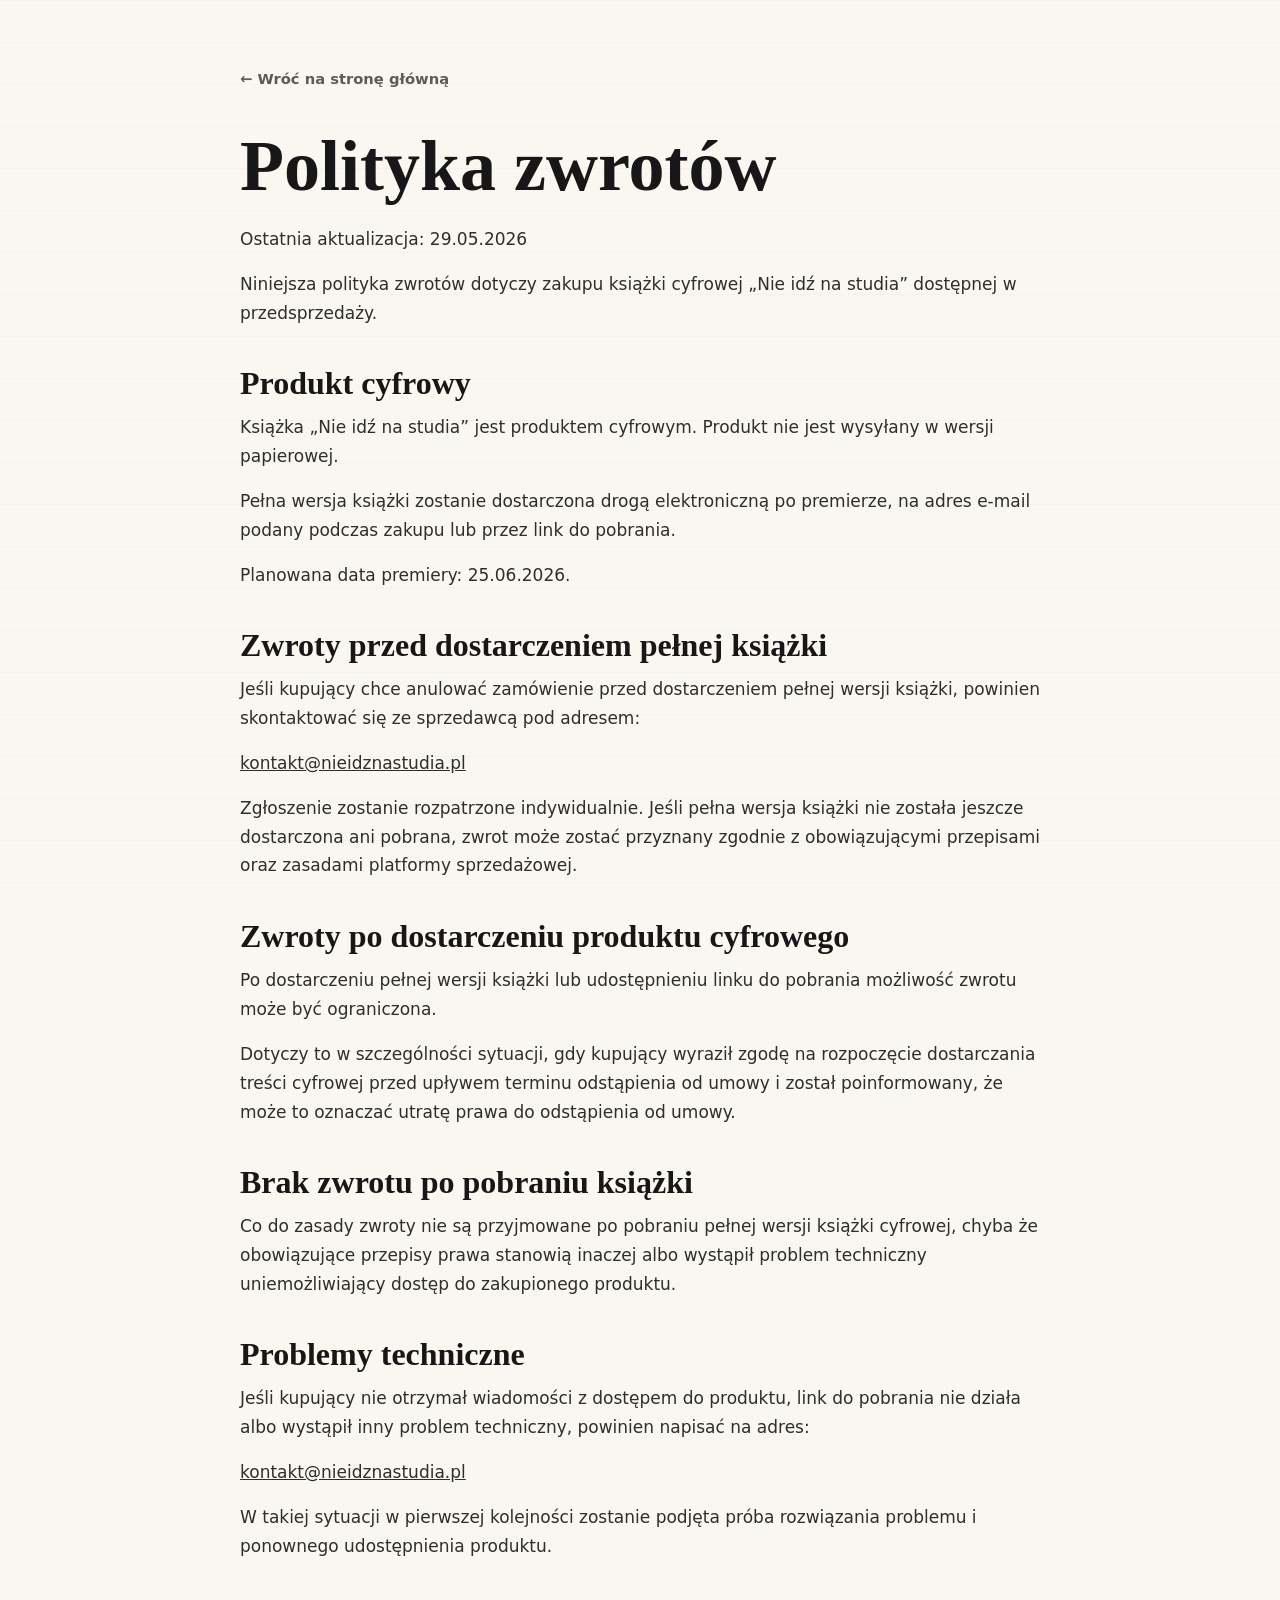
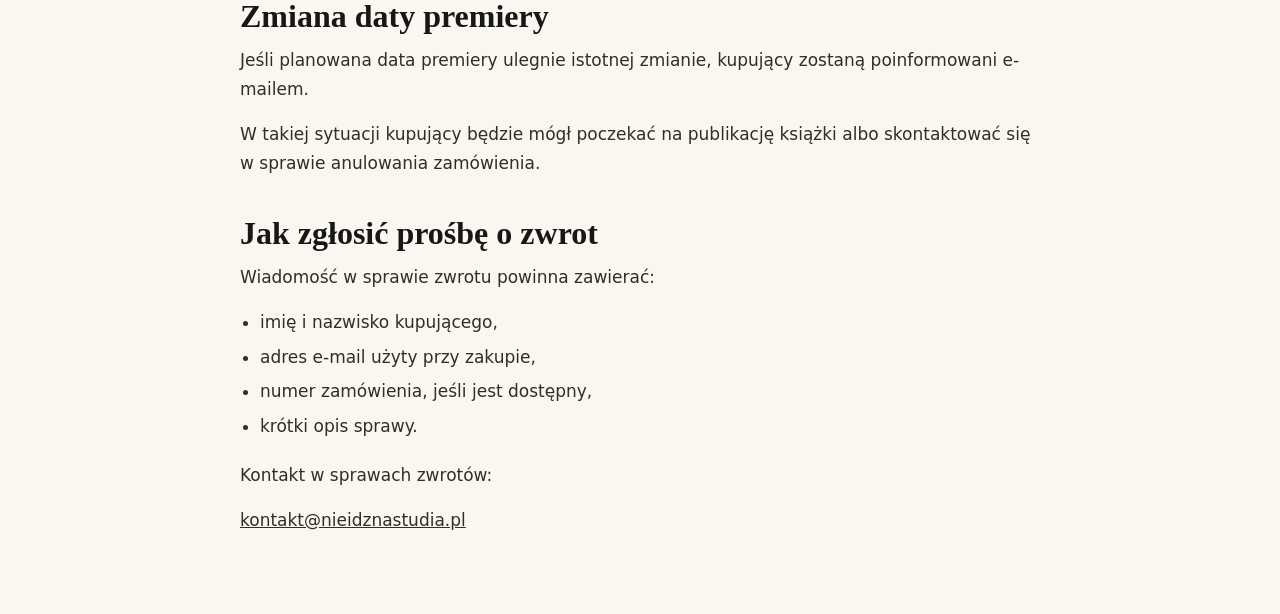
<file: refund.html>
<!doctype html>
<html lang="pl">
  <head>
    <!-- Google tag (gtag.js) -->
    <script async src="https://www.googletagmanager.com/gtag/js?id=AW-18199930711"></script>
    <script>
      window.dataLayer = window.dataLayer || [];
      function gtag(){dataLayer.push(arguments);}
      gtag('js', new Date());

      gtag('config', 'AW-18199930711');
    </script>
    <meta charset="utf-8">
    <meta name="viewport" content="width=device-width, initial-scale=1">
    <title>Polityka zwrotów | Nie idź bez planu</title>
    <meta name="description" content="Polityka zwrotów dla zakupu książki cyfrowej Nie idź na studia dostępnej w przedsprzedaży.">
    <link rel="stylesheet" href="styles.css">
  </head>
  <body>
    <main class="legal-page">
      <a class="legal-back" href="index.html">← Wróć na stronę główną</a>
      <h1>Polityka zwrotów</h1>
      <p>Ostatnia aktualizacja: 29.05.2026</p>
      <p>Niniejsza polityka zwrotów dotyczy zakupu książki cyfrowej „Nie idź na studia” dostępnej w przedsprzedaży.</p>

      <h2>Produkt cyfrowy</h2>
      <p>Książka „Nie idź na studia” jest produktem cyfrowym. Produkt nie jest wysyłany w wersji papierowej.</p>
      <p>Pełna wersja książki zostanie dostarczona drogą elektroniczną po premierze, na adres e-mail podany podczas zakupu lub przez link do pobrania.</p>
      <p>Planowana data premiery: 25.06.2026.</p>

      <h2>Zwroty przed dostarczeniem pełnej książki</h2>
      <p>Jeśli kupujący chce anulować zamówienie przed dostarczeniem pełnej wersji książki, powinien skontaktować się ze sprzedawcą pod adresem:</p>
      <p><a href="mailto:kontakt@nieidznastudia.pl">kontakt@nieidznastudia.pl</a></p>
      <p>Zgłoszenie zostanie rozpatrzone indywidualnie. Jeśli pełna wersja książki nie została jeszcze dostarczona ani pobrana, zwrot może zostać przyznany zgodnie z obowiązującymi przepisami oraz zasadami platformy sprzedażowej.</p>

      <h2>Zwroty po dostarczeniu produktu cyfrowego</h2>
      <p>Po dostarczeniu pełnej wersji książki lub udostępnieniu linku do pobrania możliwość zwrotu może być ograniczona.</p>
      <p>Dotyczy to w szczególności sytuacji, gdy kupujący wyraził zgodę na rozpoczęcie dostarczania treści cyfrowej przed upływem terminu odstąpienia od umowy i został poinformowany, że może to oznaczać utratę prawa do odstąpienia od umowy.</p>

      <h2>Brak zwrotu po pobraniu książki</h2>
      <p>Co do zasady zwroty nie są przyjmowane po pobraniu pełnej wersji książki cyfrowej, chyba że obowiązujące przepisy prawa stanowią inaczej albo wystąpił problem techniczny uniemożliwiający dostęp do zakupionego produktu.</p>

      <h2>Problemy techniczne</h2>
      <p>Jeśli kupujący nie otrzymał wiadomości z dostępem do produktu, link do pobrania nie działa albo wystąpił inny problem techniczny, powinien napisać na adres:</p>
      <p><a href="mailto:kontakt@nieidznastudia.pl">kontakt@nieidznastudia.pl</a></p>
      <p>W takiej sytuacji w pierwszej kolejności zostanie podjęta próba rozwiązania problemu i ponownego udostępnienia produktu.</p>

      <h2>Zmiana daty premiery</h2>
      <p>Jeśli planowana data premiery ulegnie istotnej zmianie, kupujący zostaną poinformowani e-mailem.</p>
      <p>W takiej sytuacji kupujący będzie mógł poczekać na publikację książki albo skontaktować się w sprawie anulowania zamówienia.</p>

      <h2>Jak zgłosić prośbę o zwrot</h2>
      <p>Wiadomość w sprawie zwrotu powinna zawierać:</p>
      <ul>
        <li>imię i nazwisko kupującego,</li>
        <li>adres e-mail użyty przy zakupie,</li>
        <li>numer zamówienia, jeśli jest dostępny,</li>
        <li>krótki opis sprawy.</li>
      </ul>
      <p>Kontakt w sprawach zwrotów:</p>
      <p><a href="mailto:kontakt@nieidznastudia.pl">kontakt@nieidznastudia.pl</a></p>
    </main>
  </body>
</html>
</file>
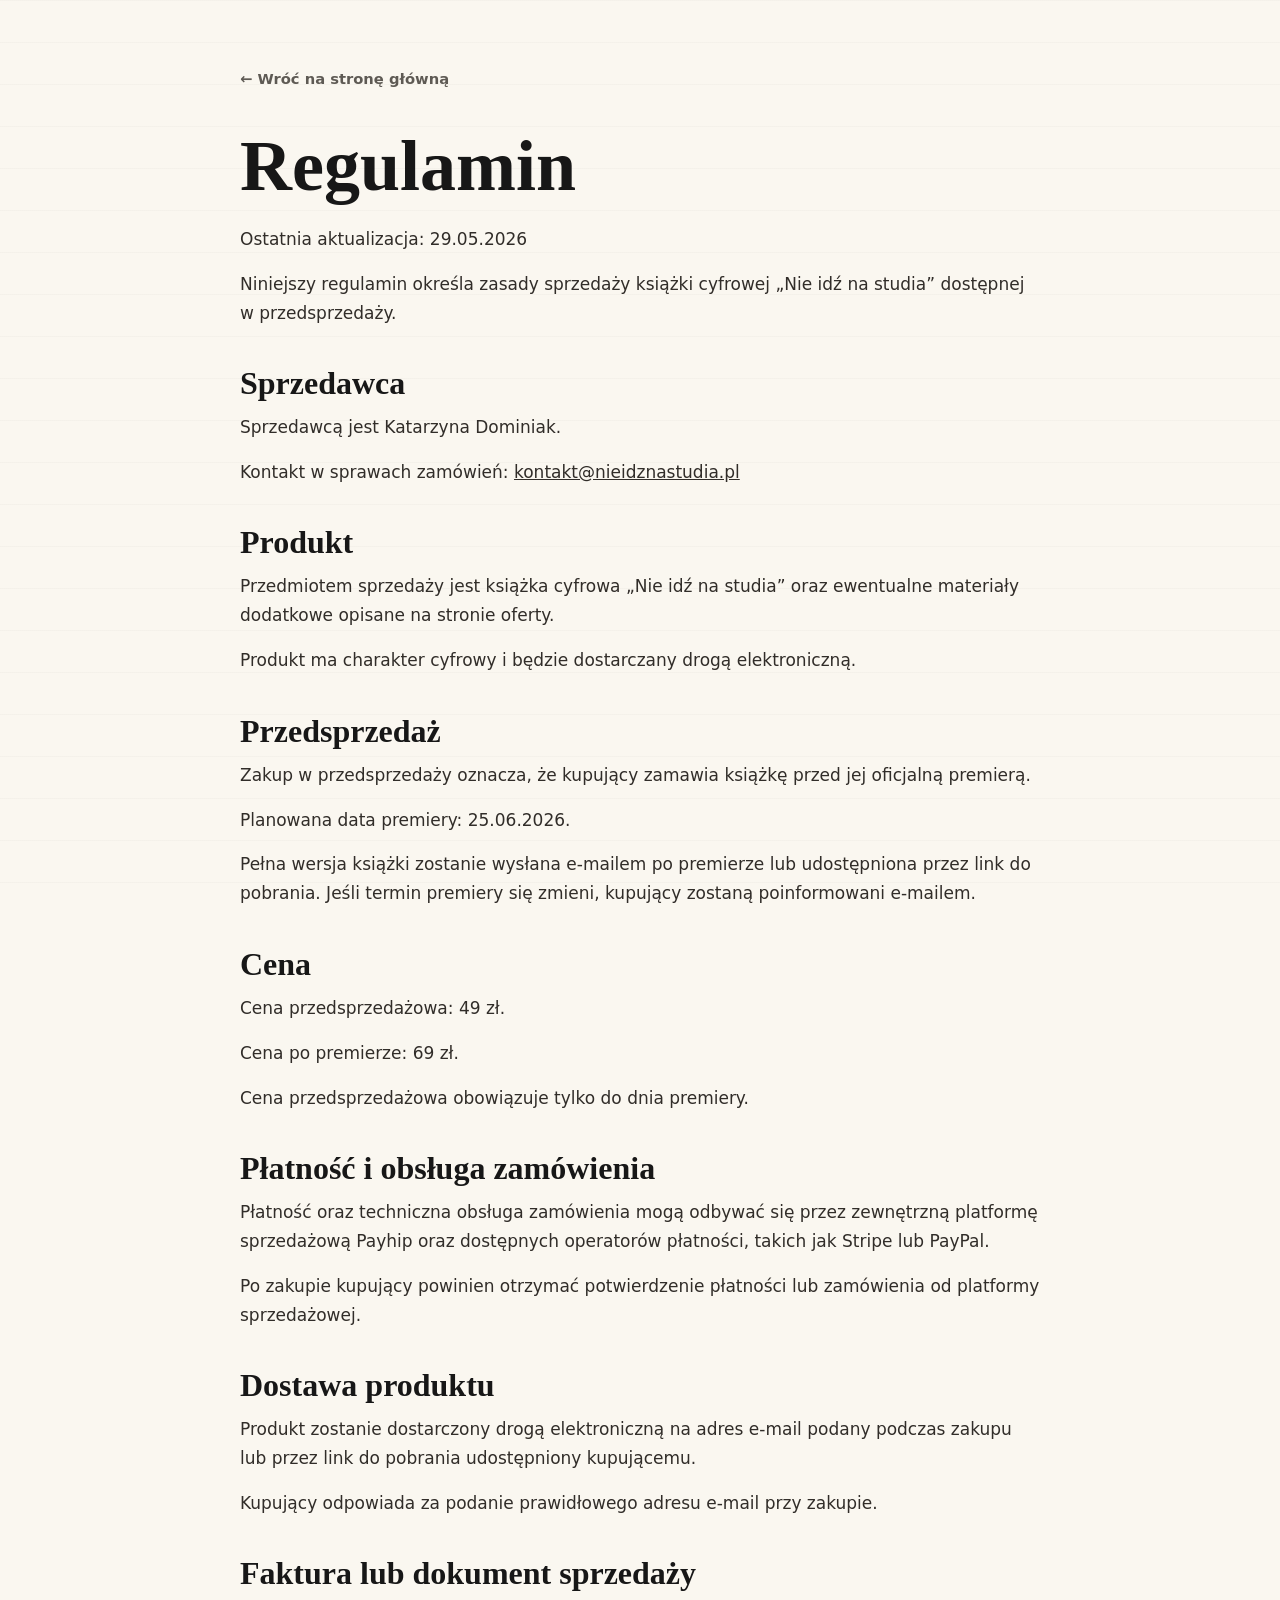
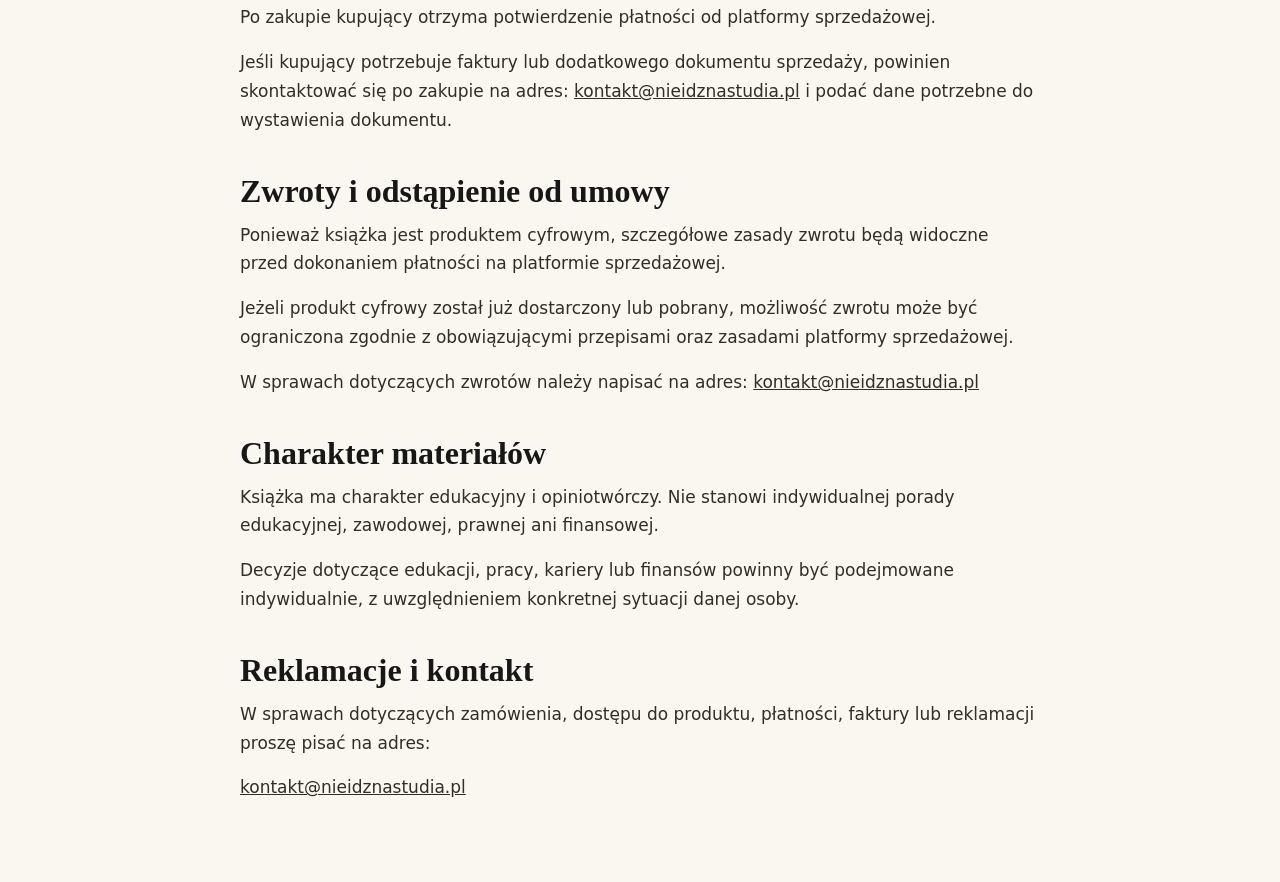
<file: terms.html>
<!doctype html>
<html lang="pl">
  <head>
    <!-- Google tag (gtag.js) -->
    <script async src="https://www.googletagmanager.com/gtag/js?id=AW-18199930711"></script>
    <script>
      window.dataLayer = window.dataLayer || [];
      function gtag(){dataLayer.push(arguments);}
      gtag('js', new Date());

      gtag('config', 'AW-18199930711');
    </script>
    <meta charset="utf-8">
    <meta name="viewport" content="width=device-width, initial-scale=1">
    <title>Regulamin | Nie idź bez planu</title>
    <meta name="description" content="Regulamin sprzedaży książki cyfrowej Nie idź na studia dostępnej w przedsprzedaży.">
    <link rel="stylesheet" href="styles.css">
  </head>
  <body>
    <main class="legal-page">
      <a class="legal-back" href="index.html">← Wróć na stronę główną</a>
      <h1>Regulamin</h1>
      <p>Ostatnia aktualizacja: 29.05.2026</p>
      <p>Niniejszy regulamin określa zasady sprzedaży książki cyfrowej „Nie idź na studia” dostępnej w przedsprzedaży.</p>

      <h2>Sprzedawca</h2>
      <p>Sprzedawcą jest Katarzyna Dominiak.</p>
      <p>Kontakt w sprawach zamówień: <a href="mailto:kontakt@nieidznastudia.pl">kontakt@nieidznastudia.pl</a></p>

      <h2>Produkt</h2>
      <p>Przedmiotem sprzedaży jest książka cyfrowa „Nie idź na studia” oraz ewentualne materiały dodatkowe opisane na stronie oferty.</p>
      <p>Produkt ma charakter cyfrowy i będzie dostarczany drogą elektroniczną.</p>

      <h2>Przedsprzedaż</h2>
      <p>Zakup w przedsprzedaży oznacza, że kupujący zamawia książkę przed jej oficjalną premierą.</p>
      <p>Planowana data premiery: 25.06.2026.</p>
      <p>Pełna wersja książki zostanie wysłana e-mailem po premierze lub udostępniona przez link do pobrania. Jeśli termin premiery się zmieni, kupujący zostaną poinformowani e-mailem.</p>

      <h2>Cena</h2>
      <p>Cena przedsprzedażowa: 49 zł.</p>
      <p>Cena po premierze: 69 zł.</p>
      <p>Cena przedsprzedażowa obowiązuje tylko do dnia premiery.</p>

      <h2>Płatność i obsługa zamówienia</h2>
      <p>Płatność oraz techniczna obsługa zamówienia mogą odbywać się przez zewnętrzną platformę sprzedażową Payhip oraz dostępnych operatorów płatności, takich jak Stripe lub PayPal.</p>
      <p>Po zakupie kupujący powinien otrzymać potwierdzenie płatności lub zamówienia od platformy sprzedażowej.</p>

      <h2>Dostawa produktu</h2>
      <p>Produkt zostanie dostarczony drogą elektroniczną na adres e-mail podany podczas zakupu lub przez link do pobrania udostępniony kupującemu.</p>
      <p>Kupujący odpowiada za podanie prawidłowego adresu e-mail przy zakupie.</p>

      <h2>Faktura lub dokument sprzedaży</h2>
      <p>Po zakupie kupujący otrzyma potwierdzenie płatności od platformy sprzedażowej.</p>
      <p>Jeśli kupujący potrzebuje faktury lub dodatkowego dokumentu sprzedaży, powinien skontaktować się po zakupie na adres: <a href="mailto:kontakt@nieidznastudia.pl">kontakt@nieidznastudia.pl</a> i podać dane potrzebne do wystawienia dokumentu.</p>

      <h2>Zwroty i odstąpienie od umowy</h2>
      <p>Ponieważ książka jest produktem cyfrowym, szczegółowe zasady zwrotu będą widoczne przed dokonaniem płatności na platformie sprzedażowej.</p>
      <p>Jeżeli produkt cyfrowy został już dostarczony lub pobrany, możliwość zwrotu może być ograniczona zgodnie z obowiązującymi przepisami oraz zasadami platformy sprzedażowej.</p>
      <p>W sprawach dotyczących zwrotów należy napisać na adres: <a href="mailto:kontakt@nieidznastudia.pl">kontakt@nieidznastudia.pl</a></p>

      <h2>Charakter materiałów</h2>
      <p>Książka ma charakter edukacyjny i opiniotwórczy. Nie stanowi indywidualnej porady edukacyjnej, zawodowej, prawnej ani finansowej.</p>
      <p>Decyzje dotyczące edukacji, pracy, kariery lub finansów powinny być podejmowane indywidualnie, z uwzględnieniem konkretnej sytuacji danej osoby.</p>

      <h2>Reklamacje i kontakt</h2>
      <p>W sprawach dotyczących zamówienia, dostępu do produktu, płatności, faktury lub reklamacji proszę pisać na adres:</p>
      <p><a href="mailto:kontakt@nieidznastudia.pl">kontakt@nieidznastudia.pl</a></p>
    </main>
  </body>
</html>
</file>
<file: styles.css>
:root {
  --bg: #faf7f0;
  --paper: #ffffff;
  --ink: #171717;
  --muted: #5e5a54;
  --line: #ded4c5;
  --accent: #8b1e1e;
  --accent-dark: #641414;
  --gold: #b88a44;
  --soft: #efe4d3;
  --shadow: 0 26px 70px rgba(23, 23, 23, 0.16);
  --section-y: clamp(2.75rem, 5.5vw, 4.75rem);
  --card-x: clamp(1.25rem, 5vw, 4.5rem);
  --eyebrow-size: 0.78rem;
  --section-title-size: clamp(1.95rem, 3.6vw, 3.2rem);
  --section-title-line: 1.08;
  --card-title-size: clamp(1.15rem, 1.8vw, 1.45rem);
  --card-title-line: 1.22;
}

* {
  box-sizing: border-box;
}

html {
  scroll-behavior: smooth;
  scroll-padding-top: 86px;
}

body {
  margin: 0;
  overflow-x: hidden;
  background: var(--bg);
  color: var(--ink);
  font-family: Inter, ui-sans-serif, system-ui, -apple-system, BlinkMacSystemFont, "Segoe UI", sans-serif;
  font-size: 17px;
  line-height: 1.65;
}

body::before {
  content: "";
  position: fixed;
  inset: 0;
  pointer-events: none;
  background-image: linear-gradient(rgba(23, 23, 23, 0.025) 1px, transparent 1px);
  background-size: 100% 42px;
}

a {
  color: inherit;
}

a:focus-visible,
button:focus-visible {
  outline: 3px solid var(--gold);
  outline-offset: 4px;
}

.skip-link {
  position: fixed;
  top: 0.75rem;
  left: 0.75rem;
  z-index: 20;
  padding: 0.65rem 0.9rem;
  background: var(--ink);
  color: #fff;
  font-weight: 850;
  text-decoration: none;
  transform: translateY(calc(-100% - 1rem));
  transition: transform 160ms ease;
}

.skip-link:focus-visible {
  transform: translateY(0);
}

img {
  display: block;
  max-width: 100%;
  height: auto;
}

h1,
h2,
h3 {
  margin: 0;
  font-family: Georgia, "Times New Roman", serif;
  line-height: 1.05;
  letter-spacing: 0;
}

h1 {
  max-width: 850px;
  font-size: clamp(2.85rem, 7.4vw, 6.25rem);
}

.hero h1 {
  max-width: min(100%, 780px);
  font-size: clamp(2.75rem, 5.6vw, 5.25rem);
  line-height: 1.02;
  overflow-wrap: normal;
  text-wrap: balance;
}

h2 {
  max-width: 880px;
  font-size: var(--section-title-size);
  line-height: var(--section-title-line);
}

h3 {
  font-size: var(--card-title-size);
  line-height: var(--card-title-line);
}

p {
  margin: 0 0 1rem;
  overflow-wrap: break-word;
}

.text-nowrap {
  white-space: nowrap;
}

.site-header {
  position: sticky;
  top: 0;
  z-index: 10;
  display: flex;
  align-items: center;
  justify-content: space-between;
  gap: 0.8rem;
  padding: 0.78rem clamp(1rem, 4vw, 3rem);
  border-bottom: 1px solid rgba(23, 23, 23, 0.1);
  background: rgba(250, 247, 240, 0.96);
  backdrop-filter: blur(12px);
}

.brand {
  flex: 0 0 auto;
  max-width: min(52vw, 260px);
  font-size: clamp(0.9rem, 3.5vw, 1rem);
  font-weight: 800;
  text-decoration: none;
  white-space: nowrap;
}

.nav {
  display: flex;
  gap: clamp(0.65rem, 2.2vw, 1.2rem);
  min-width: 0;
  max-width: 100%;
  overflow-x: auto;
  color: var(--muted);
  font-size: clamp(0.82rem, 2.4vw, 0.95rem);
  scrollbar-width: none;
}

.nav a {
  flex: 0 0 auto;
  text-decoration: none;
}

.nav a:hover,
.nav a:focus-visible {
  color: var(--accent);
}

.section {
  width: min(1120px, calc(100% - 2rem));
  margin: 0 auto;
  padding: var(--section-y) 0;
}

.hero {
  display: grid;
  gap: clamp(2rem, 4.5vw, 4rem);
  min-height: auto;
  align-items: center;
  padding-top: clamp(1.35rem, 3vw, 2.4rem);
  padding-bottom: clamp(1.5rem, 3.5vw, 2.75rem);
}

.hero + .problem {
  padding-top: clamp(1.9rem, 4vw, 3.4rem);
}

.hero__content {
  min-width: 0;
  overflow: visible;
}

.hero__lead {
  max-width: 720px;
  margin-top: 1.2rem;
  font-size: clamp(1.08rem, 2vw, 1.34rem);
  color: #34302c;
}

.hero__cover {
  justify-self: center;
  width: min(78vw, 390px);
  padding: 0.7rem;
  background: var(--paper);
  box-shadow: 0 20px 48px rgba(23, 23, 23, 0.14);
  transform: rotate(-1.5deg);
}

.eyebrow {
  margin-bottom: 0.8rem;
  color: var(--accent);
  font-size: var(--eyebrow-size);
  font-weight: 850;
  letter-spacing: 0.1em;
  line-height: 1.2;
  text-transform: uppercase;
}

.button-row,
.preview__action {
  display: flex;
  flex-direction: column;
  gap: 0.8rem;
  margin-top: 1.5rem;
}

.button {
  display: inline-flex;
  width: 100%;
  min-height: 54px;
  align-items: center;
  justify-content: center;
  padding: 0.9rem 1.25rem;
  border: 2px solid var(--accent);
  font-weight: 850;
  line-height: 1.2;
  text-align: center;
  text-decoration: none;
  overflow-wrap: anywhere;
  transition: transform 160ms ease, background-color 160ms ease, border-color 160ms ease, color 160ms ease;
}

.button:hover {
  transform: translateY(-2px);
}

.button--primary {
  background: var(--accent);
  color: #fff;
}

.button--primary:hover {
  background: var(--accent-dark);
  border-color: var(--accent-dark);
}

.button--secondary {
  background: transparent;
  color: var(--accent);
}

.button--secondary:hover {
  background: var(--soft);
}

.text-download-link {
  display: inline-flex;
  margin-top: 0.75rem;
  color: var(--muted);
  font-size: 0.96rem;
  font-weight: 750;
  text-decoration: none;
}

.text-download-link:hover {
  color: var(--accent);
  text-decoration: underline;
  text-underline-offset: 0.18em;
}

.button--wide {
  width: 100%;
  margin-top: 1.5rem;
}

.small-note {
  margin-top: 0.8rem;
  color: var(--muted);
  font-size: 0.95rem;
}

.hero-note {
  max-width: 620px;
  padding: 0.8rem 1rem;
  background: rgba(239, 228, 211, 0.72);
  border-left: 4px solid var(--accent);
}

.section-heading {
  max-width: 850px;
  margin-bottom: clamp(1.45rem, 3.4vw, 2.25rem);
}

.section-heading h2 {
  max-width: 840px;
}

.section-heading p:not(.eyebrow) {
  margin-top: 0.95rem;
  color: #3f3a35;
  font-size: 1.1rem;
  line-height: 1.6;
}

.two-column,
.split-band,
.bonus,
.author,
.preview {
  display: grid;
  gap: clamp(1.5rem, 4vw, 3rem);
}

.question-panel p {
  margin-bottom: 0.75rem;
  font-weight: 750;
}

.problem .section-heading {
  margin-bottom: clamp(1.45rem, 3.4vw, 2.25rem);
}

.problem h2 {
  max-width: 800px;
  font-size: var(--section-title-size);
  line-height: var(--section-title-line);
}

.problem .two-column {
  gap: clamp(2rem, 5vw, 4rem);
  align-items: start;
}

.problem .two-column > div:first-child {
  max-width: 680px;
}

.problem .two-column > div:first-child p {
  margin-bottom: 1.15rem;
  color: #312d29;
  line-height: 1.72;
}

.question-panel {
  padding-top: 0.15rem;
}

.question-panel p {
  margin-bottom: 1rem;
  color: #2f2a26;
  line-height: 1.45;
}

.question-panel .check-list li {
  padding-top: 0.95rem;
  padding-bottom: 0.95rem;
  line-height: 1.45;
}

.check-list,
.feature-list {
  margin: 0;
  padding: 0;
  list-style: none;
}

.check-list li,
.feature-list li {
  position: relative;
  padding: 0.85rem 0 0.85rem 2rem;
  border-bottom: 1px solid var(--line);
}

.check-list li::before,
.feature-list li::before {
  content: "";
  position: absolute;
  top: 1.35rem;
  left: 0;
  width: 0.72rem;
  height: 0.72rem;
  background: var(--accent);
}

.split-band,
.preview,
.offer,
.bonus,
.author,
.final-cta {
  width: min(1180px, calc(100% - 2rem));
  overflow: hidden;
  padding-right: var(--card-x);
  padding-left: var(--card-x);
  background: var(--paper);
  border: 1px solid var(--line);
  box-shadow: 0 12px 35px rgba(23, 23, 23, 0.06);
}

.statement-box {
  padding: clamp(1.25rem, 3vw, 2rem);
  background: var(--soft);
  border-left: 6px solid var(--accent);
}

.statement-box h3 {
  margin-bottom: 0.85rem;
}

.split-band {
  padding-top: clamp(2.2rem, 4.5vw, 3.6rem);
  padding-bottom: clamp(2.2rem, 4.5vw, 3.6rem);
}

.split-band h2 {
  font-size: var(--section-title-size);
  line-height: var(--section-title-line);
}

.split-band .feature-list li {
  padding-top: 0.72rem;
  padding-bottom: 0.72rem;
  line-height: 1.48;
}

.split-band .statement-box {
  padding: clamp(1.1rem, 2.5vw, 1.65rem);
}

.split-band + .section {
  padding-top: clamp(2.3rem, 4.5vw, 3.7rem);
}

.inline-cta {
  margin-top: 1.3rem;
}

.fragment-actions {
  display: flex;
  flex-direction: column;
  gap: 0.8rem;
  width: 100%;
}

.outcomes-grid,
.offer-grid {
  display: grid;
  gap: clamp(0.85rem, 2vw, 1.25rem);
}

.outcome {
  padding: 1.2rem 1.1rem 1.2rem 0;
  border-top: 1px solid var(--line);
}

.outcome strong,
.outcome span {
  display: block;
}

.outcome strong {
  margin-bottom: 0.35rem;
  font-size: var(--card-title-size);
  line-height: var(--card-title-line);
}

.outcome span {
  color: var(--muted);
}

.toc-section {
  border-top: 2px solid var(--ink);
  border-bottom: 2px solid var(--ink);
}

.toc-list {
  display: grid;
  gap: 0;
  counter-reset: toc;
  margin: 0;
  padding: 0;
  list-style: none;
}

.toc-list li {
  counter-increment: toc;
  display: grid;
  grid-template-columns: 2.6rem minmax(0, 1fr);
  gap: 0.85rem;
  padding: 1rem 0;
  border-top: 1px solid var(--line);
  font-size: clamp(1rem, 2vw, 1.12rem);
}

.toc-list li::before {
  content: counter(toc, decimal-leading-zero);
  color: var(--accent);
  font-weight: 850;
  letter-spacing: 0.04em;
}

blockquote {
  margin: 1.2rem 0 0;
  padding-left: 1rem;
  border-left: 5px solid var(--accent);
  color: #312b26;
  font-family: Georgia, "Times New Roman", serif;
  font-size: clamp(1.15rem, 2.5vw, 1.35rem);
  line-height: 1.35;
}

.preview__action {
  align-content: center;
  align-self: center;
  width: 100%;
}

.preview {
  padding-top: clamp(2.25rem, 4.5vw, 3.6rem);
  padding-bottom: clamp(2.25rem, 4.5vw, 3.6rem);
}

.price-panel {
  padding: clamp(1.25rem, 3vw, 2rem);
  background: var(--soft);
}

.price-row {
  display: grid;
  gap: 0.2rem;
  padding: 0.75rem 0;
  border-bottom: 1px solid rgba(23, 23, 23, 0.14);
}

.price-row:first-child {
  padding-top: 0;
}

.price-row span {
  color: var(--muted);
  font-size: 0.82rem;
  font-weight: 850;
  letter-spacing: 0.06em;
  text-transform: uppercase;
}

.label {
  display: block;
  color: var(--muted);
  font-size: 0.85rem;
  font-weight: 800;
  letter-spacing: 0.08em;
  text-transform: uppercase;
}

.price-panel strong {
  display: block;
  margin: 0;
  color: var(--accent);
  font-size: clamp(1.35rem, 3vw, 2rem);
  line-height: 1.15;
}

.details-list {
  margin: 0;
}

.details-list div {
  display: grid;
  gap: 0.2rem;
  padding: 0.85rem 0;
  border-bottom: 1px solid var(--line);
}

.details-list dt {
  color: var(--muted);
  font-weight: 850;
}

.details-list dd {
  margin: 0;
}

.transparency-note {
  margin: 1.4rem 0 0;
  padding: 0.95rem 1rem;
  background: rgba(250, 247, 240, 0.8);
  border: 1px solid var(--line);
  color: #3f3a35;
}

.presale-steps {
  margin-top: clamp(1.5rem, 4vw, 2.25rem);
  padding-top: clamp(1.25rem, 3vw, 1.75rem);
  border-top: 1px solid var(--line);
}

.presale-steps h3 {
  margin-bottom: 0.85rem;
  font-family: Inter, ui-sans-serif, system-ui, -apple-system, BlinkMacSystemFont, "Segoe UI", sans-serif;
  font-size: 1.02rem;
  line-height: 1.25;
  font-weight: 900;
}

.presale-steps ol {
  display: grid;
  gap: 0.75rem;
  margin: 0;
  padding: 0;
  list-style: none;
  counter-reset: steps;
}

.presale-steps li {
  counter-increment: steps;
  display: grid;
  grid-template-columns: 2.1rem minmax(0, 1fr);
  gap: 0.8rem;
  align-items: start;
}

.presale-steps li::before {
  content: counter(steps);
  display: grid;
  width: 2.1rem;
  height: 2.1rem;
  place-items: center;
  background: var(--accent);
  color: #fff;
  font-weight: 900;
}

.author-mark {
  display: grid;
  width: 92px;
  height: 92px;
  place-items: center;
  background: var(--accent);
  color: #fff;
  font-family: Georgia, "Times New Roman", serif;
  font-size: 3rem;
  line-height: 1;
}

.author-card {
  align-self: stretch;
  display: flex;
  flex-direction: column;
  justify-content: space-between;
  gap: 1.4rem;
  min-height: 230px;
  padding: clamp(1.25rem, 3vw, 2rem);
  background: var(--soft);
  border-left: 6px solid var(--accent);
}

.author-card p {
  margin: 0;
  font-family: Georgia, "Times New Roman", serif;
  font-size: var(--card-title-size);
  line-height: var(--card-title-line);
}

.author-card span {
  color: var(--accent);
  font-size: 0.78rem;
  font-weight: 850;
  letter-spacing: 0.1em;
  text-transform: uppercase;
}

.faq {
  padding-bottom: clamp(2.3rem, 4.5vw, 3.7rem);
}

.faq-list {
  border-top: 1px solid var(--line);
}

.faq-item {
  border-bottom: 1px solid var(--line);
}

.faq-question {
  position: relative;
  width: 100%;
  padding: 1.15rem 2.6rem 1.15rem 0;
  border: 0;
  background: transparent;
  color: var(--ink);
  cursor: pointer;
  font: inherit;
  font-weight: 850;
  line-height: 1.35;
  text-align: left;
  overflow-wrap: anywhere;
}

.faq-question::after {
  content: "+";
  position: absolute;
  top: 1.05rem;
  right: 0.2rem;
  color: var(--accent);
  font-size: 1.5rem;
  line-height: 1;
}

.faq-question[aria-expanded="true"]::after {
  content: "-";
}

.faq-answer {
  display: none;
  max-width: 820px;
  padding: 0 0 1.1rem;
  color: var(--muted);
}

.faq-item.is-open .faq-answer {
  display: block;
}

.final-cta {
  text-align: center;
  padding-top: clamp(2.3rem, 4.5vw, 3.7rem);
  padding-bottom: clamp(2.3rem, 4.5vw, 3.7rem);
}

.final-cta h2,
.final-cta p {
  margin-right: auto;
  margin-left: auto;
}

.final-cta p {
  max-width: 650px;
  margin-top: 1rem;
  color: #3f3a35;
  font-size: 1.15rem;
}

.final-cta .button {
  margin-top: 1.25rem;
}

.site-footer {
  display: grid;
  gap: 0.9rem;
  width: min(1120px, calc(100% - 2rem));
  margin: 0 auto;
  padding: 2.4rem 0;
  color: var(--muted);
  font-size: 0.95rem;
}

.site-footer nav {
  display: flex;
  flex-wrap: wrap;
  gap: 0.9rem;
}

.site-footer a {
  color: var(--ink);
}

.legal-page {
  width: min(800px, calc(100% - 2rem));
  margin: 0 auto;
  padding: 4rem 0;
  text-align: left;
}

.legal-back {
  display: inline-block;
  margin-bottom: 2.6rem;
  color: var(--muted);
  font-size: 0.92rem;
  font-weight: 750;
  line-height: 1.3;
  text-decoration: none;
}

.legal-back:hover,
.legal-back:focus-visible {
  color: var(--ink);
  text-decoration: underline;
  text-underline-offset: 0.22em;
}

.legal-page h1 {
  margin-bottom: 1.35rem;
  font-size: clamp(2.4rem, 8vw, 4.5rem);
  line-height: 1.02;
}

.legal-page h2 {
  margin-top: 2.35rem;
  margin-bottom: 0.7rem;
  font-size: clamp(1.45rem, 4vw, 2rem);
  line-height: 1.15;
}

.legal-page p,
.legal-page li {
  color: #312d29;
  line-height: 1.7;
}

.legal-page p {
  margin-bottom: 1rem;
}

.legal-page ul {
  margin: 0.45rem 0 1.25rem;
  padding-left: 1.25rem;
}

.legal-page li + li {
  margin-top: 0.35rem;
}

.notice {
  padding: 1rem;
  background: var(--soft);
  border-left: 5px solid var(--accent);
  font-weight: 700;
}

@media (min-width: 680px) {
  .button-row {
    flex-direction: row;
    align-items: center;
    flex-wrap: wrap;
  }

  .button {
    width: auto;
    min-width: 220px;
  }

  .fragment-actions {
    flex-direction: row;
    flex-wrap: wrap;
    align-items: center;
  }

  .outcomes-grid {
    grid-template-columns: repeat(2, 1fr);
  }
}

@media (min-width: 900px) {
  .hero {
    grid-template-columns: minmax(0, 1fr) 430px;
    align-items: center;
  }

  .hero__cover {
    width: min(100%, 430px);
    justify-self: end;
    align-self: center;
  }

  .two-column,
  .split-band,
  .bonus,
  .author,
  .preview,
  .offer-grid {
    grid-template-columns: minmax(0, 1.25fr) minmax(280px, 0.75fr);
    align-items: start;
  }

  .button--wide {
    width: auto;
  }

  .details-list div {
    grid-template-columns: 170px 1fr;
  }
}

@media (max-width: 899px) {
  :root {
    --section-y: clamp(2.45rem, 7vw, 3.75rem);
    --section-title-size: clamp(1.9rem, 6vw, 2.85rem);
  }

  .hero {
    gap: clamp(1.6rem, 5vw, 2.4rem);
    padding-top: clamp(0.9rem, 3vw, 1.5rem);
  }

  .hero h1 {
    max-width: 760px;
    font-size: clamp(2.2rem, 7vw, 3.4rem);
    line-height: 1.04;
  }

  .hero__lead {
    max-width: 680px;
  }

  .hero__cover {
    width: min(58vw, 330px);
  }

  .section-heading {
    margin-bottom: clamp(1.3rem, 4vw, 2rem);
  }

  .problem .two-column {
    gap: clamp(1.4rem, 5vw, 2.5rem);
  }
}

@media (max-width: 520px) {
  :root {
    --section-y: clamp(2.15rem, 9vw, 2.85rem);
    --section-title-size: clamp(1.62rem, 6.8vw, 2.12rem);
    --card-x: 1rem;
  }

  .site-header {
    align-items: flex-start;
    flex-direction: column;
    gap: 0.45rem;
  }

  .nav {
    width: 100%;
    gap: 0.9rem;
    padding-bottom: 0.1rem;
  }

  .hero {
    min-height: auto;
    gap: 1.35rem;
    padding-top: 0.75rem;
    padding-bottom: 1.25rem;
  }

  .hero h1 {
    max-width: 100%;
    font-size: clamp(1.78rem, 7.6vw, 2.2rem);
    line-height: 1.06;
  }

  .problem h2 {
    line-height: 1.12;
  }

  .hero__lead {
    margin-top: 1rem;
    font-size: 1rem;
    line-height: 1.6;
  }

  .hero__cover {
    width: min(66vw, 260px);
    padding: 0.45rem;
    transform: rotate(-0.8deg);
  }

  .button-row,
  .preview__action {
    gap: 0.7rem;
    margin-top: 1.2rem;
  }

  .button {
    min-height: 52px;
    padding: 0.82rem 1rem;
  }

  .small-note {
    font-size: 0.92rem;
    line-height: 1.55;
  }

  .hero-note {
    max-width: none;
    width: 100%;
  }

  .split-band,
  .preview,
  .offer,
  .bonus,
  .author,
  .final-cta {
    width: min(100% - 1rem, 1180px);
  }

  .statement-box,
  .price-panel,
  .author-card {
    padding: 1rem;
  }

  .split-band {
    padding-top: 1.75rem;
    padding-bottom: 1.75rem;
  }

  .preview,
  .offer,
  .bonus,
  .author,
  .final-cta {
    padding-top: 1.9rem;
    padding-bottom: 1.9rem;
  }

  .section-heading p:not(.eyebrow) {
    font-size: 1rem;
  }

  .check-list li,
  .feature-list li {
    padding-left: 1.55rem;
  }

  .check-list li::before,
  .feature-list li::before {
    width: 0.58rem;
    height: 0.58rem;
  }

  .toc-list li {
    grid-template-columns: 2.25rem minmax(0, 1fr);
    gap: 0.65rem;
  }

  .faq-question {
    padding-right: 2rem;
  }

  .final-cta p {
    font-size: 1rem;
  }
}
</file>
